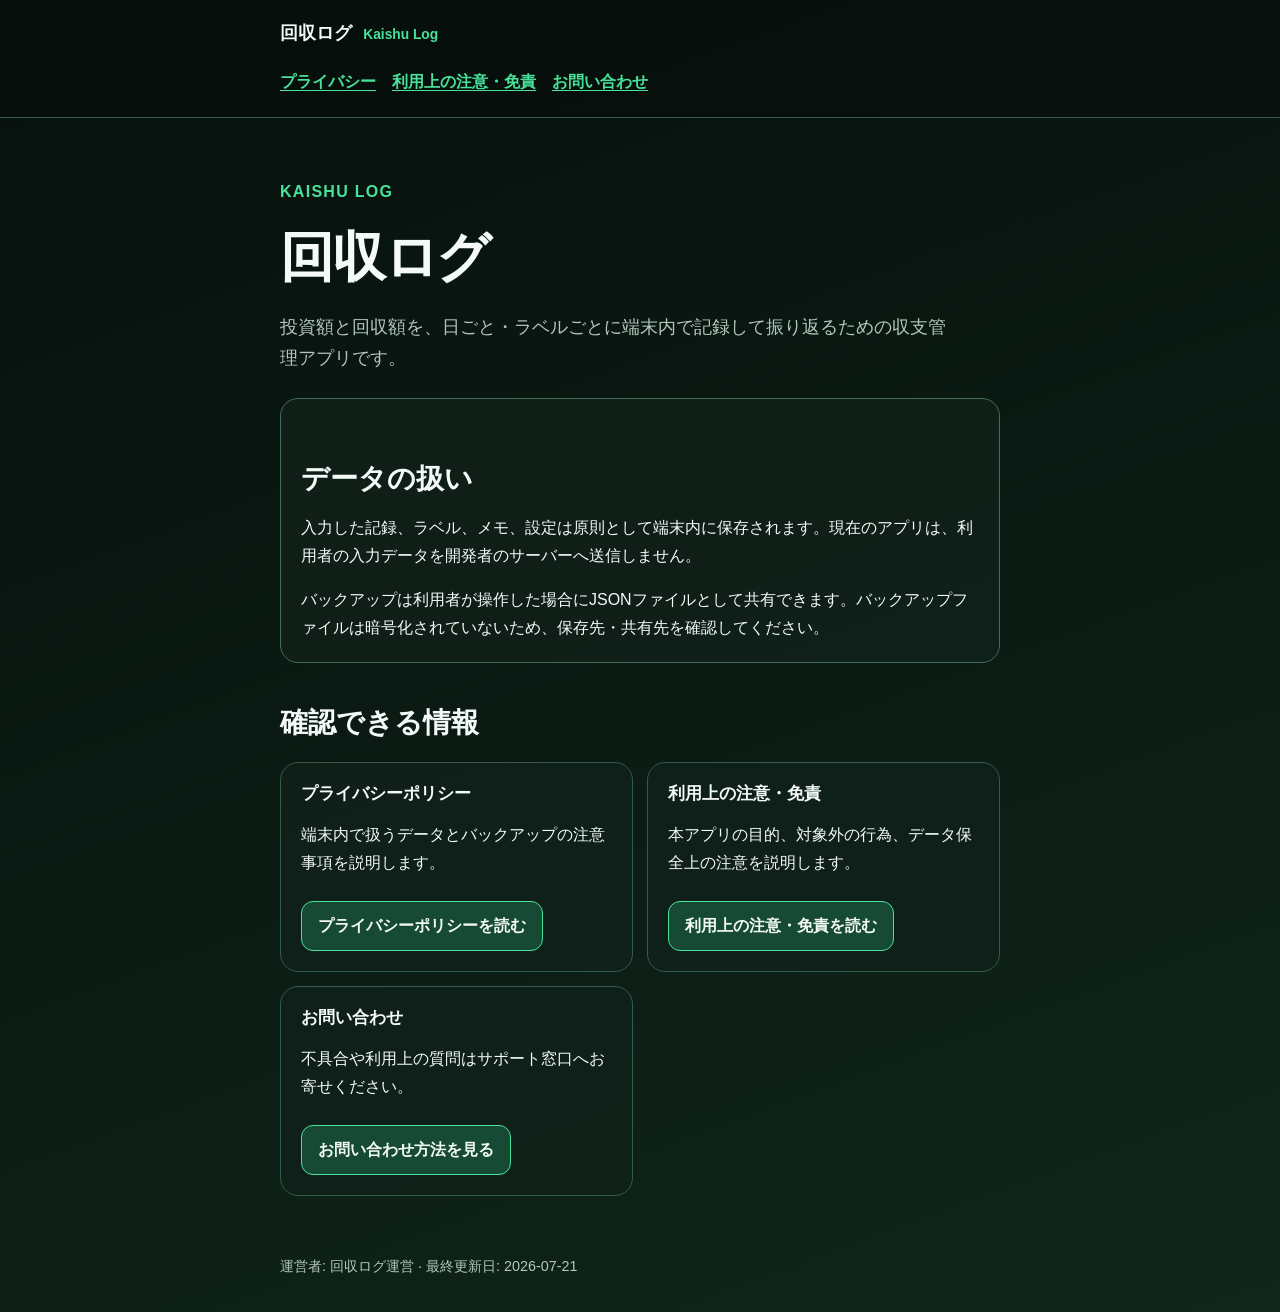
<file: index.html>
<!doctype html>
<html lang="ja">
  <head>
    <meta charset="utf-8" />
    <meta name="viewport" content="width=device-width, initial-scale=1" />
    <meta
      name="description"
      content="回収ログは、投資額と回収額を端末内で記録・集計する収支管理アプリです。"
    />
    <link rel="canonical" href="https://yu01blc.github.io/kaishu-log-site/" />
    <link rel="icon" href="assets/favicon.svg" type="image/svg+xml" />
    <link rel="stylesheet" href="assets/styles.css" />
    <title>回収ログ | Kaishu Log</title>
  </head>
  <body>
    <a class="skip-link" href="#main">本文へ移動</a>
    <header>
      <div class="header-inner">
        <a class="brand" href="https://yu01blc.github.io/kaishu-log-site/"
          >回収ログ <span>Kaishu Log</span></a
        >
        <nav aria-label="主要メニュー">
          <ul>
            <li>
              <a href="https://yu01blc.github.io/kaishu-log-site/privacy/"
                >プライバシー</a
              >
            </li>
            <li>
              <a href="https://yu01blc.github.io/kaishu-log-site/terms/"
                >利用上の注意・免責</a
              >
            </li>
            <li>
              <a href="https://yu01blc.github.io/kaishu-log-site/support/"
                >お問い合わせ</a
              >
            </li>
          </ul>
        </nav>
      </div>
    </header>
    <main id="main">
      <p class="eyebrow">Kaishu Log</p>
      <h1>回収ログ</h1>
      <p class="lead">
        投資額と回収額を、日ごと・ラベルごとに端末内で記録して振り返るための収支管理アプリです。
      </p>
      <section class="notice" aria-labelledby="data-notice">
        <h2 id="data-notice">データの扱い</h2>
        <p>
          入力した記録、ラベル、メモ、設定は原則として端末内に保存されます。現在のアプリは、利用者の入力データを開発者のサーバーへ送信しません。
        </p>
        <p>
          バックアップは利用者が操作した場合にJSONファイルとして共有できます。バックアップファイルは暗号化されていないため、保存先・共有先を確認してください。
        </p>
      </section>
      <section aria-labelledby="links">
        <h2 id="links">確認できる情報</h2>
        <div class="card-grid">
          <article class="card">
            <h3>プライバシーポリシー</h3>
            <p>端末内で扱うデータとバックアップの注意事項を説明します。</p>
            <a
              class="button-link"
              href="https://yu01blc.github.io/kaishu-log-site/privacy/"
              >プライバシーポリシーを読む</a
            >
          </article>
          <article class="card">
            <h3>利用上の注意・免責</h3>
            <p>
              本アプリの目的、対象外の行為、データ保全上の注意を説明します。
            </p>
            <a
              class="button-link"
              href="https://yu01blc.github.io/kaishu-log-site/terms/"
              >利用上の注意・免責を読む</a
            >
          </article>
          <article class="card">
            <h3>お問い合わせ</h3>
            <p>不具合や利用上の質問はサポート窓口へお寄せください。</p>
            <a
              class="button-link"
              href="https://yu01blc.github.io/kaishu-log-site/support/"
              >お問い合わせ方法を見る</a
            >
          </article>
        </div>
      </section>
    </main>
    <footer><p>運営者: 回収ログ運営 · 最終更新日: 2026-07-21</p></footer>
  </body>
</html>
</file>
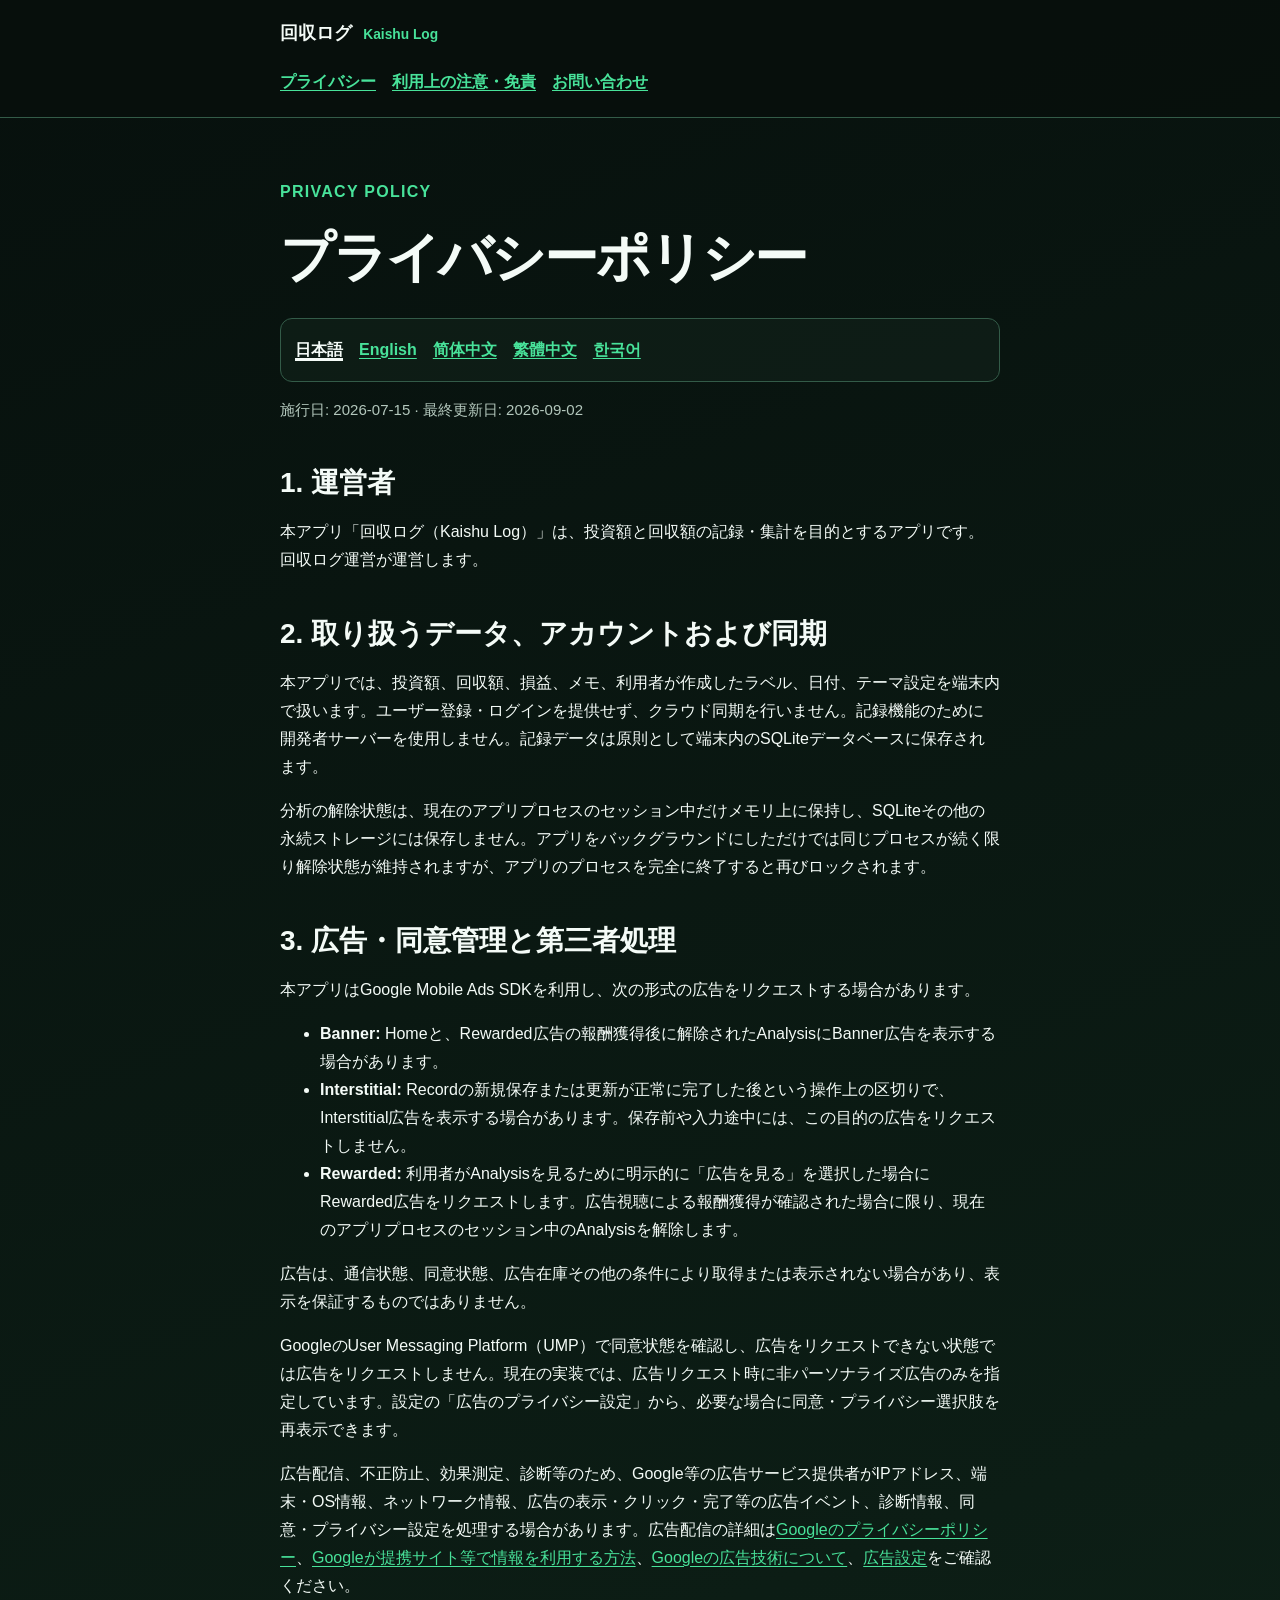
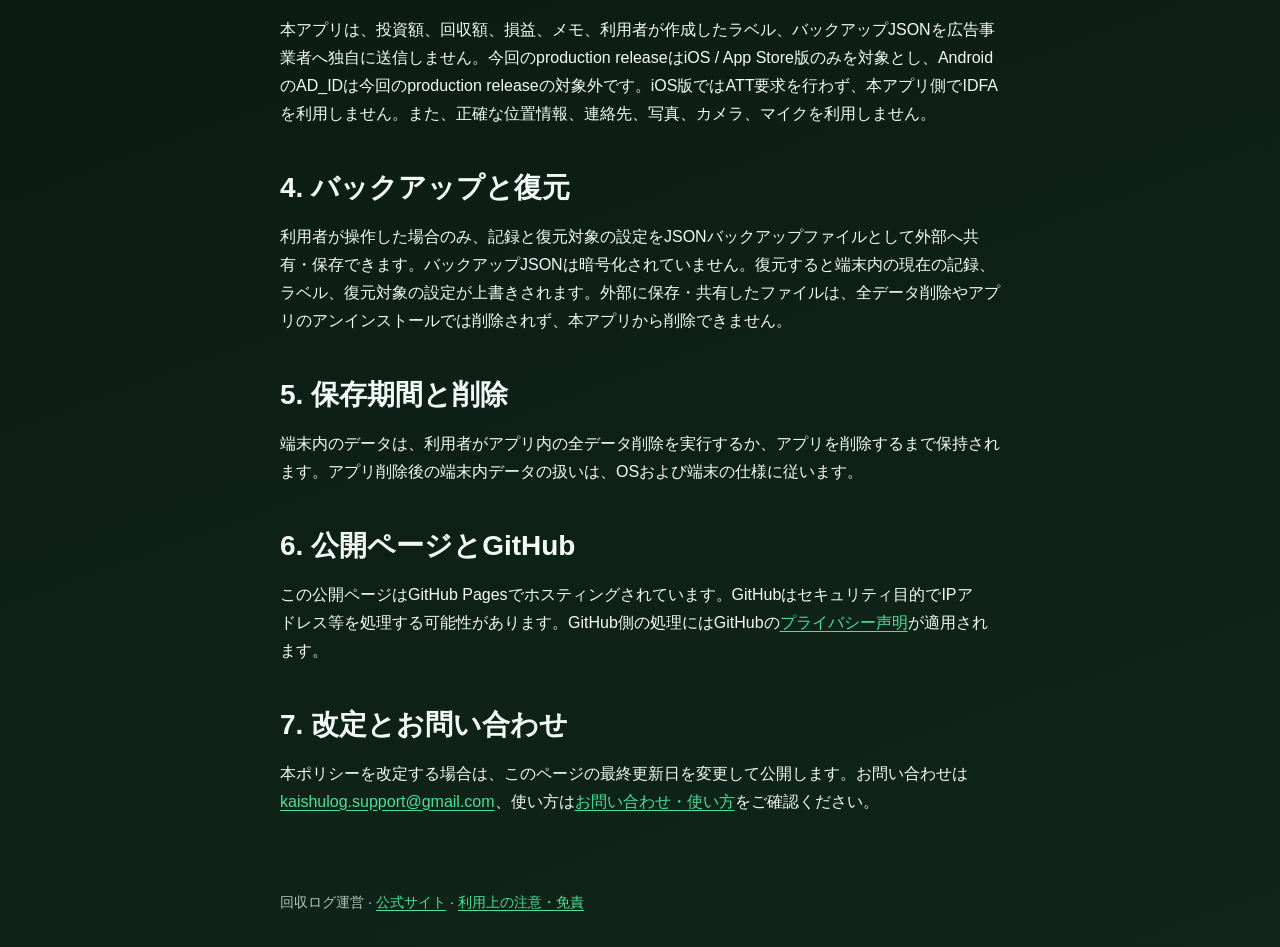
<file: privacy/index.html>
<!doctype html>
<html lang="ja">
  <head>
    <meta charset="utf-8" />
    <meta name="viewport" content="width=device-width, initial-scale=1" />
    <meta name="description" content="回収ログのプライバシーポリシーです。" />
    <link rel="canonical" href="https://yu01blc.github.io/kaishu-log-site/privacy/" />
    <link rel="alternate" hreflang="ja" href="https://yu01blc.github.io/kaishu-log-site/privacy/" />
    <link rel="alternate" hreflang="en" href="https://yu01blc.github.io/kaishu-log-site/privacy/en/" />
    <link rel="alternate" hreflang="zh-Hans" href="https://yu01blc.github.io/kaishu-log-site/privacy/zh-hans/" />
    <link rel="alternate" hreflang="zh-Hant" href="https://yu01blc.github.io/kaishu-log-site/privacy/zh-hant/" />
    <link rel="alternate" hreflang="ko" href="https://yu01blc.github.io/kaishu-log-site/privacy/ko/" />
    <link rel="alternate" hreflang="x-default" href="https://yu01blc.github.io/kaishu-log-site/privacy/" />
    <link rel="icon" href="../assets/favicon.svg" type="image/svg+xml" />
    <link rel="stylesheet" href="../assets/styles.css" />
    <title>プライバシーポリシー | 回収ログ</title>
  </head>
  <body>
    <a class="skip-link" href="#main">本文へ移動</a>
    <header>
      <div class="header-inner">
        <a class="brand" href="https://yu01blc.github.io/kaishu-log-site/">回収ログ <span>Kaishu Log</span></a>
        <nav aria-label="主要メニュー">
          <ul>
            <li><a href="https://yu01blc.github.io/kaishu-log-site/privacy/">プライバシー</a></li>
            <li><a href="https://yu01blc.github.io/kaishu-log-site/terms/">利用上の注意・免責</a></li>
            <li><a href="https://yu01blc.github.io/kaishu-log-site/support/">お問い合わせ</a></li>
          </ul>
        </nav>
      </div>
    </header>
    <main id="main">
      <p class="eyebrow">Privacy Policy</p>
      <h1>プライバシーポリシー</h1>
      <nav class="language-switcher" aria-label="プライバシーポリシーの言語">
        <ul>
          <li><a href="https://yu01blc.github.io/kaishu-log-site/privacy/" lang="ja" aria-current="page">日本語</a></li>
          <li><a href="https://yu01blc.github.io/kaishu-log-site/privacy/en/" lang="en">English</a></li>
          <li><a href="https://yu01blc.github.io/kaishu-log-site/privacy/zh-hans/" lang="zh-Hans">简体中文</a></li>
          <li><a href="https://yu01blc.github.io/kaishu-log-site/privacy/zh-hant/" lang="zh-Hant">繁體中文</a></li>
          <li><a href="https://yu01blc.github.io/kaishu-log-site/privacy/ko/" lang="ko">한국어</a></li>
        </ul>
      </nav>
      <p class="meta">施行日: 2026-07-15 · 最終更新日: 2026-09-02</p>

      <section>
        <h2>1. 運営者</h2>
        <p>本アプリ「回収ログ（Kaishu Log）」は、投資額と回収額の記録・集計を目的とするアプリです。回収ログ運営が運営します。</p>
      </section>
      <section>
        <h2>2. 取り扱うデータ、アカウントおよび同期</h2>
        <p>本アプリでは、投資額、回収額、損益、メモ、利用者が作成したラベル、日付、テーマ設定を端末内で扱います。ユーザー登録・ログインを提供せず、クラウド同期を行いません。記録機能のために開発者サーバーを使用しません。記録データは原則として端末内のSQLiteデータベースに保存されます。</p>
        <p>分析の解除状態は、現在のアプリプロセスのセッション中だけメモリ上に保持し、SQLiteその他の永続ストレージには保存しません。アプリをバックグラウンドにしただけでは同じプロセスが続く限り解除状態が維持されますが、アプリのプロセスを完全に終了すると再びロックされます。</p>
      </section>
      <section>
        <h2>3. 広告・同意管理と第三者処理</h2>
        <p>本アプリはGoogle Mobile Ads SDKを利用し、次の形式の広告をリクエストする場合があります。</p>
        <ul>
          <li><strong>Banner:</strong> Homeと、Rewarded広告の報酬獲得後に解除されたAnalysisにBanner広告を表示する場合があります。</li>
          <li><strong>Interstitial:</strong> Recordの新規保存または更新が正常に完了した後という操作上の区切りで、Interstitial広告を表示する場合があります。保存前や入力途中には、この目的の広告をリクエストしません。</li>
          <li><strong>Rewarded:</strong> 利用者がAnalysisを見るために明示的に「広告を見る」を選択した場合にRewarded広告をリクエストします。広告視聴による報酬獲得が確認された場合に限り、現在のアプリプロセスのセッション中のAnalysisを解除します。</li>
        </ul>
        <p>広告は、通信状態、同意状態、広告在庫その他の条件により取得または表示されない場合があり、表示を保証するものではありません。</p>
        <p>GoogleのUser Messaging Platform（UMP）で同意状態を確認し、広告をリクエストできない状態では広告をリクエストしません。現在の実装では、広告リクエスト時に非パーソナライズ広告のみを指定しています。設定の「広告のプライバシー設定」から、必要な場合に同意・プライバシー選択肢を再表示できます。</p>
        <p>広告配信、不正防止、効果測定、診断等のため、Google等の広告サービス提供者がIPアドレス、端末・OS情報、ネットワーク情報、広告の表示・クリック・完了等の広告イベント、診断情報、同意・プライバシー設定を処理する場合があります。広告配信の詳細は<a href="https://policies.google.com/privacy">Googleのプライバシーポリシー</a>、<a href="https://policies.google.com/technologies/partner-sites">Googleが提携サイト等で情報を利用する方法</a>、<a href="https://policies.google.com/technologies/ads">Googleの広告技術について</a>、<a href="https://adssettings.google.com/">広告設定</a>をご確認ください。</p>
        <p>本アプリは、投資額、回収額、損益、メモ、利用者が作成したラベル、バックアップJSONを広告事業者へ独自に送信しません。今回のproduction releaseはiOS / App Store版のみを対象とし、AndroidのAD_IDは今回のproduction releaseの対象外です。iOS版ではATT要求を行わず、本アプリ側でIDFAを利用しません。また、正確な位置情報、連絡先、写真、カメラ、マイクを利用しません。</p>
      </section>
      <section>
        <h2>4. バックアップと復元</h2>
        <p>利用者が操作した場合のみ、記録と復元対象の設定をJSONバックアップファイルとして外部へ共有・保存できます。バックアップJSONは暗号化されていません。復元すると端末内の現在の記録、ラベル、復元対象の設定が上書きされます。外部に保存・共有したファイルは、全データ削除やアプリのアンインストールでは削除されず、本アプリから削除できません。</p>
      </section>
      <section>
        <h2>5. 保存期間と削除</h2>
        <p>端末内のデータは、利用者がアプリ内の全データ削除を実行するか、アプリを削除するまで保持されます。アプリ削除後の端末内データの扱いは、OSおよび端末の仕様に従います。</p>
      </section>
      <section>
        <h2>6. 公開ページとGitHub</h2>
        <p>この公開ページはGitHub Pagesでホスティングされています。GitHubはセキュリティ目的でIPアドレス等を処理する可能性があります。GitHub側の処理にはGitHubの<a href="https://docs.github.com/site-policy/privacy-policies/github-general-privacy-statement">プライバシー声明</a>が適用されます。</p>
      </section>
      <section>
        <h2>7. 改定とお問い合わせ</h2>
        <p>本ポリシーを改定する場合は、このページの最終更新日を変更して公開します。お問い合わせは<a href="mailto:kaishulog.support@gmail.com?subject=%E5%9B%9E%E5%8F%8E%E3%83%AD%E3%82%B0%E3%81%AB%E3%81%A4%E3%81%84%E3%81%A6%E3%81%AE%E3%81%8A%E5%95%8F%E3%81%84%E5%90%88%E3%82%8F%E3%81%9B&amp;body=%E7%AB%AF%E6%9C%AB%E5%90%8D%EF%BC%9A%0AOS%E3%83%90%E3%83%BC%E3%82%B8%E3%83%A7%E3%83%B3%EF%BC%9A%0A%E3%82%A2%E3%83%97%E3%83%AA%E3%83%90%E3%83%BC%E3%82%B8%E3%83%A7%E3%83%B3%EF%BC%9A%0A%E5%95%8F%E9%A1%8C%E3%81%8C%E7%99%BA%E7%94%9F%E3%81%97%E3%81%9F%E7%94%BB%E9%9D%A2%EF%BC%9A%0A%E5%86%8D%E7%8F%BE%E6%89%8B%E9%A0%86%EF%BC%9A%0A%E8%A1%A8%E7%A4%BA%E3%81%95%E3%82%8C%E3%81%9F%E3%82%A8%E3%83%A9%E3%83%BC%EF%BC%9A%0A%E3%81%8A%E5%95%8F%E3%81%84%E5%90%88%E3%82%8F%E3%81%9B%E5%86%85%E5%AE%B9%EF%BC%9A">kaishulog.support@gmail.com</a>、使い方は<a href="https://yu01blc.github.io/kaishu-log-site/support/">お問い合わせ・使い方</a>をご確認ください。</p>
      </section>
    </main>
    <footer>
      <p>回収ログ運営 · <a href="https://yu01blc.github.io/kaishu-log-site/">公式サイト</a> · <a href="https://yu01blc.github.io/kaishu-log-site/terms/">利用上の注意・免責</a></p>
    </footer>
  </body>
</html>
</file>
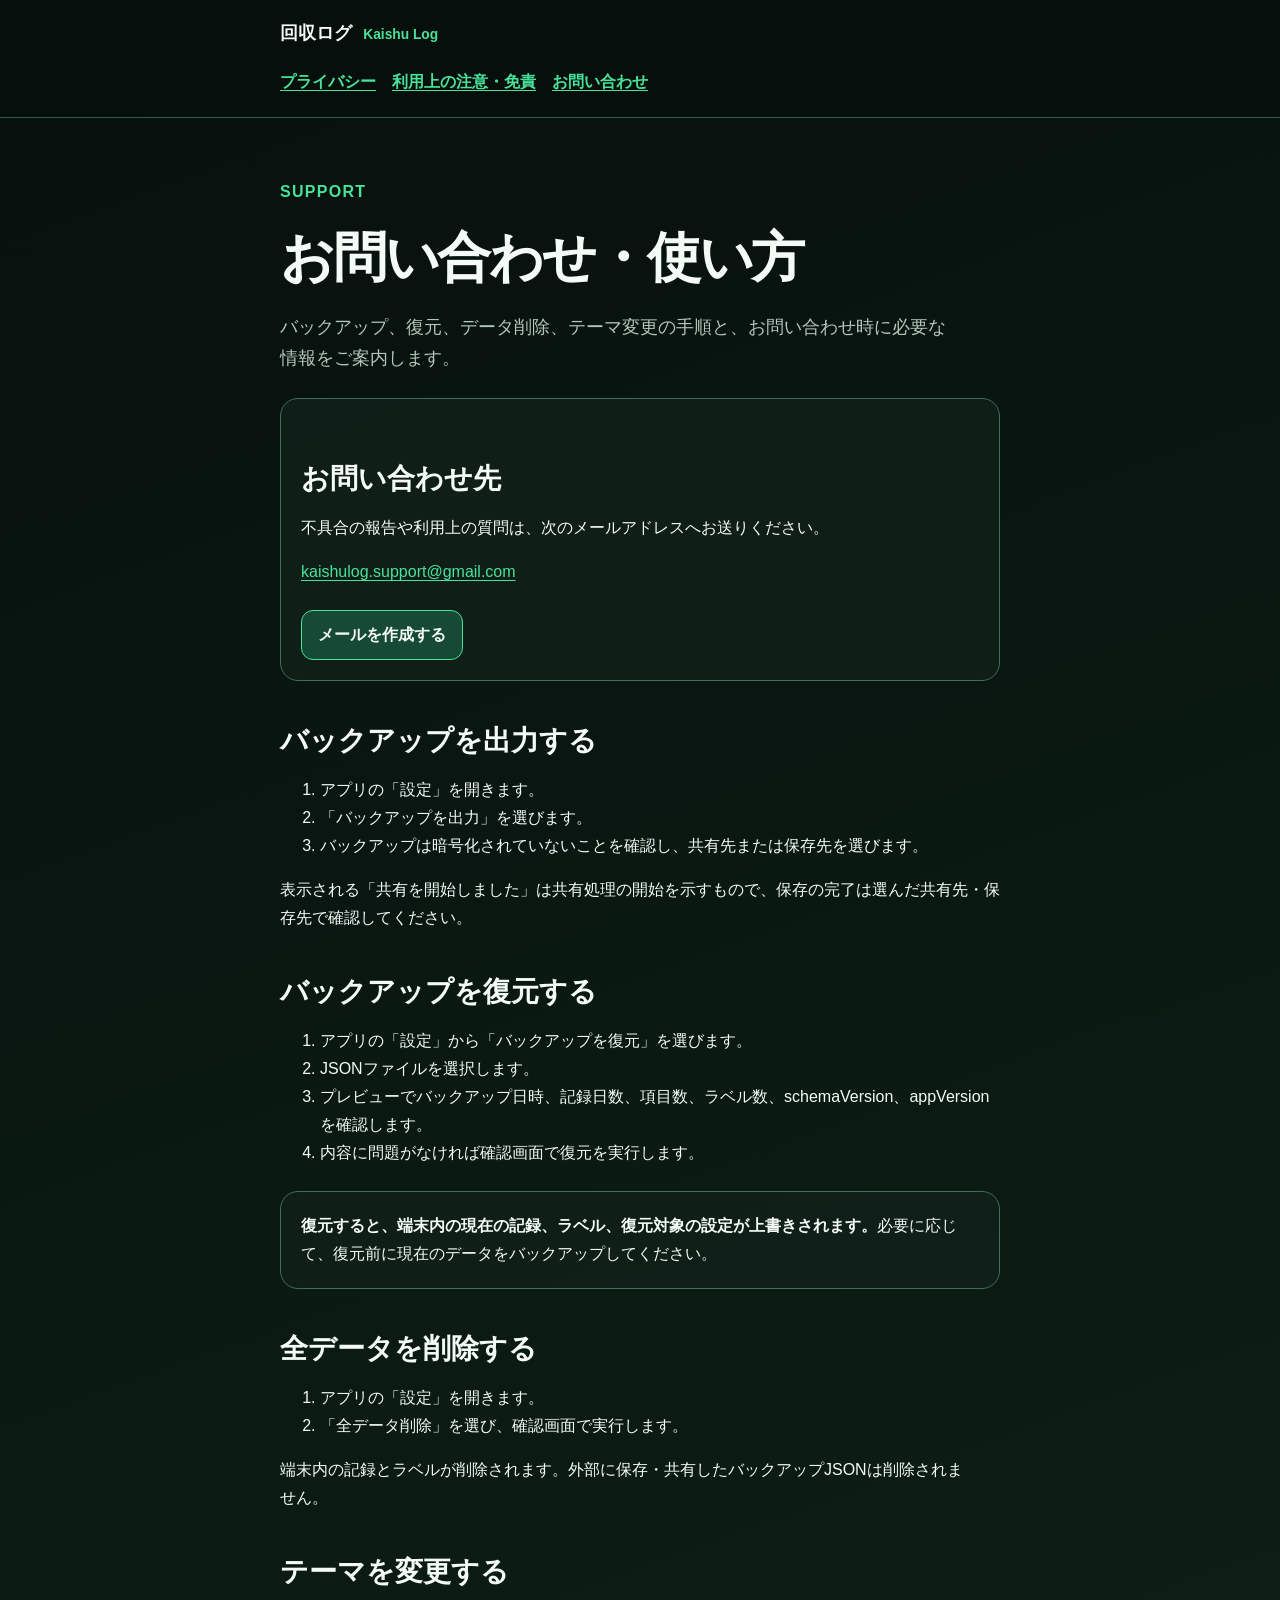
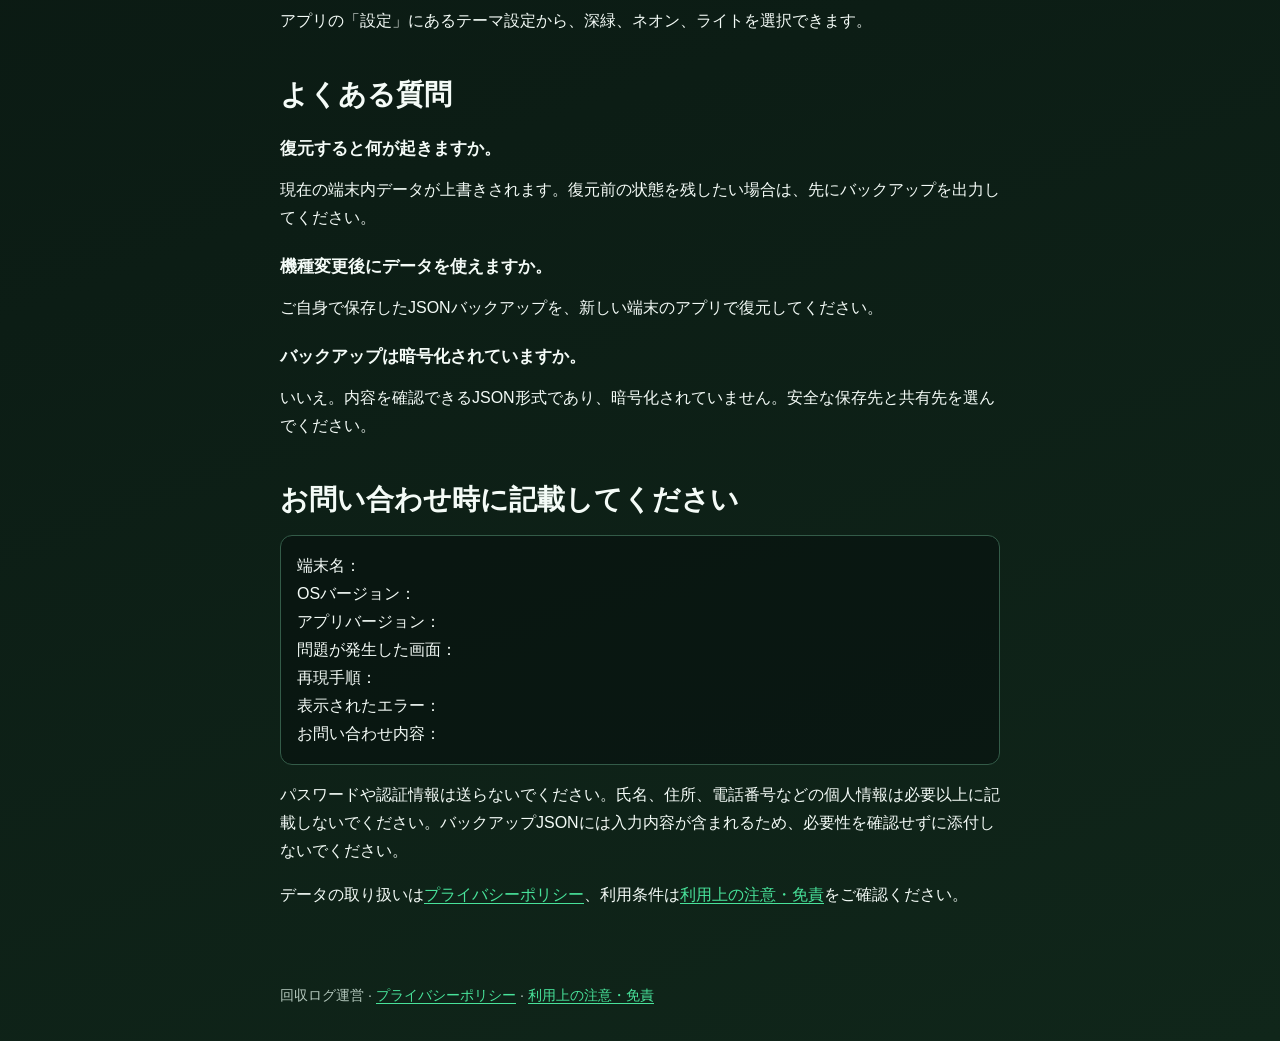
<file: support/index.html>
<!doctype html>
<html lang="ja">
  <head>
    <meta charset="utf-8" />
    <meta name="viewport" content="width=device-width, initial-scale=1" />
    <meta
      name="description"
      content="回収ログのバックアップ、復元、削除、テーマ変更、お問い合わせ方法です。"
    />
    <link
      rel="canonical"
      href="https://yu01blc.github.io/kaishu-log-site/support/"
    />
    <link rel="icon" href="../assets/favicon.svg" type="image/svg+xml" />
    <link rel="stylesheet" href="../assets/styles.css" />
    <title>お問い合わせ | 回収ログ</title>
  </head>
  <body>
    <a class="skip-link" href="#main">本文へ移動</a>
    <header>
      <div class="header-inner">
        <a class="brand" href="https://yu01blc.github.io/kaishu-log-site/"
          >回収ログ <span>Kaishu Log</span></a
        >
        <nav aria-label="主要メニュー">
          <ul>
            <li>
              <a href="https://yu01blc.github.io/kaishu-log-site/privacy/"
                >プライバシー</a
              >
            </li>
            <li>
              <a href="https://yu01blc.github.io/kaishu-log-site/terms/"
                >利用上の注意・免責</a
              >
            </li>
            <li>
              <a href="https://yu01blc.github.io/kaishu-log-site/support/"
                >お問い合わせ</a
              >
            </li>
          </ul>
        </nav>
      </div>
    </header>
    <main id="main">
      <p class="eyebrow">Support</p>
      <h1>お問い合わせ・使い方</h1>
      <p class="lead">
        バックアップ、復元、データ削除、テーマ変更の手順と、お問い合わせ時に必要な情報をご案内します。
      </p>

      <section class="notice">
        <h2>お問い合わせ先</h2>
        <p>
          不具合の報告や利用上の質問は、次のメールアドレスへお送りください。
        </p>
        <p>
          <a
            href="mailto:kaishulog.support@gmail.com?subject=%E5%9B%9E%E5%8F%8E%E3%83%AD%E3%82%B0%E3%81%AB%E3%81%A4%E3%81%84%E3%81%A6%E3%81%AE%E3%81%8A%E5%95%8F%E3%81%84%E5%90%88%E3%82%8F%E3%81%9B&amp;body=%E7%AB%AF%E6%9C%AB%E5%90%8D%EF%BC%9A%0AOS%E3%83%90%E3%83%BC%E3%82%B8%E3%83%A7%E3%83%B3%EF%BC%9A%0A%E3%82%A2%E3%83%97%E3%83%AA%E3%83%90%E3%83%BC%E3%82%B8%E3%83%A7%E3%83%B3%EF%BC%9A%0A%E5%95%8F%E9%A1%8C%E3%81%8C%E7%99%BA%E7%94%9F%E3%81%97%E3%81%9F%E7%94%BB%E9%9D%A2%EF%BC%9A%0A%E5%86%8D%E7%8F%BE%E6%89%8B%E9%A0%86%EF%BC%9A%0A%E8%A1%A8%E7%A4%BA%E3%81%95%E3%82%8C%E3%81%9F%E3%82%A8%E3%83%A9%E3%83%BC%EF%BC%9A%0A%E3%81%8A%E5%95%8F%E3%81%84%E5%90%88%E3%82%8F%E3%81%9B%E5%86%85%E5%AE%B9%EF%BC%9A"
            >kaishulog.support@gmail.com</a
          >
        </p>
        <a
          class="button-link"
          href="mailto:kaishulog.support@gmail.com?subject=%E5%9B%9E%E5%8F%8E%E3%83%AD%E3%82%B0%E3%81%AB%E3%81%A4%E3%81%84%E3%81%A6%E3%81%AE%E3%81%8A%E5%95%8F%E3%81%84%E5%90%88%E3%82%8F%E3%81%9B&amp;body=%E7%AB%AF%E6%9C%AB%E5%90%8D%EF%BC%9A%0AOS%E3%83%90%E3%83%BC%E3%82%B8%E3%83%A7%E3%83%B3%EF%BC%9A%0A%E3%82%A2%E3%83%97%E3%83%AA%E3%83%90%E3%83%BC%E3%82%B8%E3%83%A7%E3%83%B3%EF%BC%9A%0A%E5%95%8F%E9%A1%8C%E3%81%8C%E7%99%BA%E7%94%9F%E3%81%97%E3%81%9F%E7%94%BB%E9%9D%A2%EF%BC%9A%0A%E5%86%8D%E7%8F%BE%E6%89%8B%E9%A0%86%EF%BC%9A%0A%E8%A1%A8%E7%A4%BA%E3%81%95%E3%82%8C%E3%81%9F%E3%82%A8%E3%83%A9%E3%83%BC%EF%BC%9A%0A%E3%81%8A%E5%95%8F%E3%81%84%E5%90%88%E3%82%8F%E3%81%9B%E5%86%85%E5%AE%B9%EF%BC%9A"
          >メールを作成する</a
        >
      </section>

      <section>
        <h2>バックアップを出力する</h2>
        <ol>
          <li>アプリの「設定」を開きます。</li>
          <li>「バックアップを出力」を選びます。</li>
          <li>
            バックアップは暗号化されていないことを確認し、共有先または保存先を選びます。
          </li>
        </ol>
        <p>
          表示される「共有を開始しました」は共有処理の開始を示すもので、保存の完了は選んだ共有先・保存先で確認してください。
        </p>
      </section>

      <section>
        <h2>バックアップを復元する</h2>
        <ol>
          <li>アプリの「設定」から「バックアップを復元」を選びます。</li>
          <li>JSONファイルを選択します。</li>
          <li>
            プレビューでバックアップ日時、記録日数、項目数、ラベル数、schemaVersion、appVersionを確認します。
          </li>
          <li>内容に問題がなければ確認画面で復元を実行します。</li>
        </ol>
        <p class="notice">
          <strong
            >復元すると、端末内の現在の記録、ラベル、復元対象の設定が上書きされます。</strong
          >必要に応じて、復元前に現在のデータをバックアップしてください。
        </p>
      </section>

      <section>
        <h2>全データを削除する</h2>
        <ol>
          <li>アプリの「設定」を開きます。</li>
          <li>「全データ削除」を選び、確認画面で実行します。</li>
        </ol>
        <p>
          端末内の記録とラベルが削除されます。外部に保存・共有したバックアップJSONは削除されません。
        </p>
      </section>

      <section>
        <h2>テーマを変更する</h2>
        <p>
          アプリの「設定」にあるテーマ設定から、深緑、ネオン、ライトを選択できます。
        </p>
      </section>

      <section>
        <h2>よくある質問</h2>
        <h3>復元すると何が起きますか。</h3>
        <p>
          現在の端末内データが上書きされます。復元前の状態を残したい場合は、先にバックアップを出力してください。
        </p>
        <h3>機種変更後にデータを使えますか。</h3>
        <p>
          ご自身で保存したJSONバックアップを、新しい端末のアプリで復元してください。
        </p>
        <h3>バックアップは暗号化されていますか。</h3>
        <p>
          いいえ。内容を確認できるJSON形式であり、暗号化されていません。安全な保存先と共有先を選んでください。
        </p>
      </section>

      <section>
        <h2>お問い合わせ時に記載してください</h2>
        <pre class="contact-template">
端末名：
OSバージョン：
アプリバージョン：
問題が発生した画面：
再現手順：
表示されたエラー：
お問い合わせ内容：</pre>
        <p>
          パスワードや認証情報は送らないでください。氏名、住所、電話番号などの個人情報は必要以上に記載しないでください。バックアップJSONには入力内容が含まれるため、必要性を確認せずに添付しないでください。
        </p>
        <p>
          データの取り扱いは<a
            href="https://yu01blc.github.io/kaishu-log-site/privacy/"
            >プライバシーポリシー</a
          >、利用条件は<a
            href="https://yu01blc.github.io/kaishu-log-site/terms/"
            >利用上の注意・免責</a
          >をご確認ください。
        </p>
      </section>
    </main>
    <footer>
      <p>
        回収ログ運営 ·
        <a href="https://yu01blc.github.io/kaishu-log-site/privacy/"
          >プライバシーポリシー</a
        >
        ·
        <a href="https://yu01blc.github.io/kaishu-log-site/terms/"
          >利用上の注意・免責</a
        >
      </p>
    </footer>
  </body>
</html>
</file>
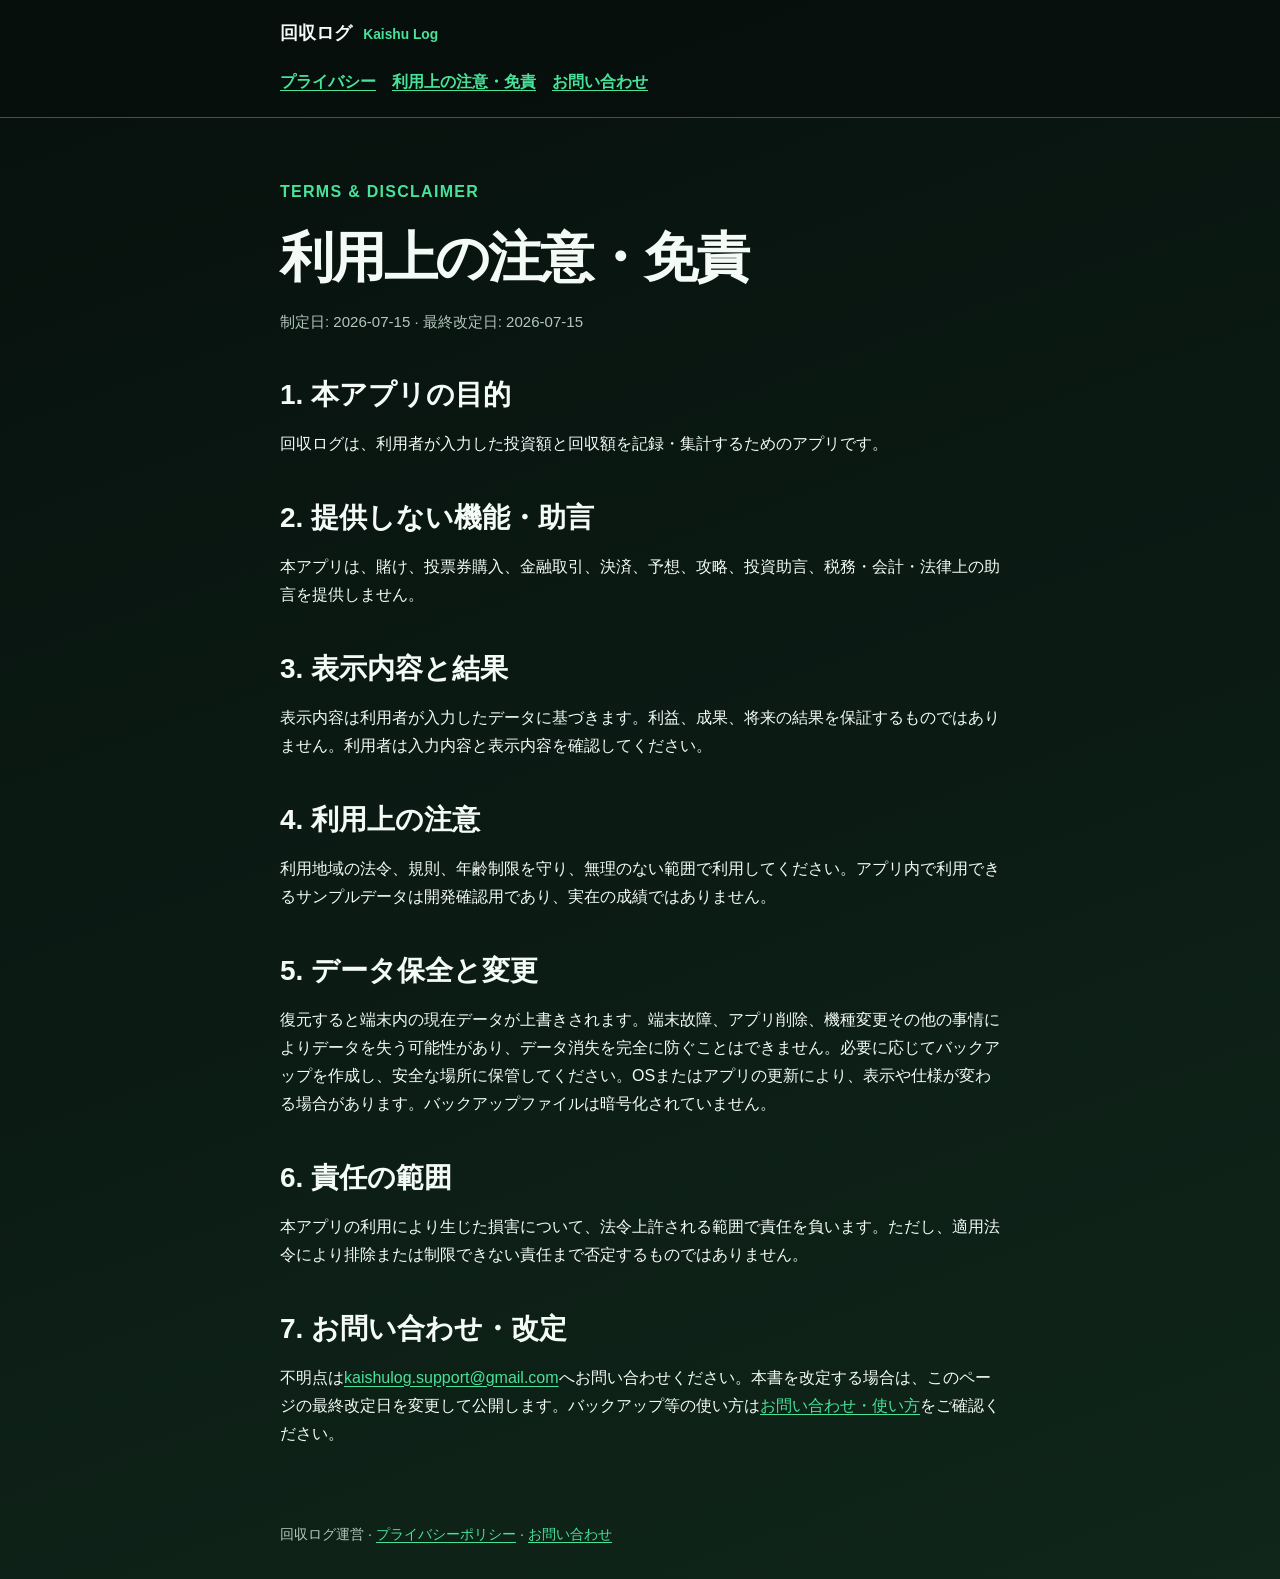
<file: terms/index.html>
<!doctype html>
<html lang="ja">
  <head>
    <meta charset="utf-8" />
    <meta name="viewport" content="width=device-width, initial-scale=1" />
    <meta name="description" content="回収ログの利用上の注意・免責です。" />
    <link
      rel="canonical"
      href="https://yu01blc.github.io/kaishu-log-site/terms/"
    />
    <link rel="icon" href="../assets/favicon.svg" type="image/svg+xml" />
    <link rel="stylesheet" href="../assets/styles.css" />
    <title>利用上の注意・免責 | 回収ログ</title>
  </head>
  <body>
    <a class="skip-link" href="#main">本文へ移動</a>
    <header>
      <div class="header-inner">
        <a class="brand" href="https://yu01blc.github.io/kaishu-log-site/"
          >回収ログ <span>Kaishu Log</span></a
        >
        <nav aria-label="主要メニュー">
          <ul>
            <li>
              <a href="https://yu01blc.github.io/kaishu-log-site/privacy/"
                >プライバシー</a
              >
            </li>
            <li>
              <a href="https://yu01blc.github.io/kaishu-log-site/terms/"
                >利用上の注意・免責</a
              >
            </li>
            <li>
              <a href="https://yu01blc.github.io/kaishu-log-site/support/"
                >お問い合わせ</a
              >
            </li>
          </ul>
        </nav>
      </div>
    </header>
    <main id="main">
      <p class="eyebrow">Terms &amp; Disclaimer</p>
      <h1>利用上の注意・免責</h1>
      <p class="meta">制定日: 2026-07-15 · 最終改定日: 2026-07-15</p>

      <section>
        <h2>1. 本アプリの目的</h2>
        <p>
          回収ログは、利用者が入力した投資額と回収額を記録・集計するためのアプリです。
        </p>
      </section>
      <section>
        <h2>2. 提供しない機能・助言</h2>
        <p>
          本アプリは、賭け、投票券購入、金融取引、決済、予想、攻略、投資助言、税務・会計・法律上の助言を提供しません。
        </p>
      </section>
      <section>
        <h2>3. 表示内容と結果</h2>
        <p>
          表示内容は利用者が入力したデータに基づきます。利益、成果、将来の結果を保証するものではありません。利用者は入力内容と表示内容を確認してください。
        </p>
      </section>
      <section>
        <h2>4. 利用上の注意</h2>
        <p>
          利用地域の法令、規則、年齢制限を守り、無理のない範囲で利用してください。アプリ内で利用できるサンプルデータは開発確認用であり、実在の成績ではありません。
        </p>
      </section>
      <section>
        <h2>5. データ保全と変更</h2>
        <p>
          復元すると端末内の現在データが上書きされます。端末故障、アプリ削除、機種変更その他の事情によりデータを失う可能性があり、データ消失を完全に防ぐことはできません。必要に応じてバックアップを作成し、安全な場所に保管してください。OSまたはアプリの更新により、表示や仕様が変わる場合があります。バックアップファイルは暗号化されていません。
        </p>
      </section>
      <section>
        <h2>6. 責任の範囲</h2>
        <p>
          本アプリの利用により生じた損害について、法令上許される範囲で責任を負います。ただし、適用法令により排除または制限できない責任まで否定するものではありません。
        </p>
      </section>
      <section>
        <h2>7. お問い合わせ・改定</h2>
        <p>
          不明点は<a
            href="mailto:kaishulog.support@gmail.com?subject=%E5%9B%9E%E5%8F%8E%E3%83%AD%E3%82%B0%E3%81%AB%E3%81%A4%E3%81%84%E3%81%A6%E3%81%AE%E3%81%8A%E5%95%8F%E3%81%84%E5%90%88%E3%82%8F%E3%81%9B&amp;body=%E7%AB%AF%E6%9C%AB%E5%90%8D%EF%BC%9A%0AOS%E3%83%90%E3%83%BC%E3%82%B8%E3%83%A7%E3%83%B3%EF%BC%9A%0A%E3%82%A2%E3%83%97%E3%83%AA%E3%83%90%E3%83%BC%E3%82%B8%E3%83%A7%E3%83%B3%EF%BC%9A%0A%E5%95%8F%E9%A1%8C%E3%81%8C%E7%99%BA%E7%94%9F%E3%81%97%E3%81%9F%E7%94%BB%E9%9D%A2%EF%BC%9A%0A%E5%86%8D%E7%8F%BE%E6%89%8B%E9%A0%86%EF%BC%9A%0A%E8%A1%A8%E7%A4%BA%E3%81%95%E3%82%8C%E3%81%9F%E3%82%A8%E3%83%A9%E3%83%BC%EF%BC%9A%0A%E3%81%8A%E5%95%8F%E3%81%84%E5%90%88%E3%82%8F%E3%81%9B%E5%86%85%E5%AE%B9%EF%BC%9A"
            >kaishulog.support@gmail.com</a
          >へお問い合わせください。本書を改定する場合は、このページの最終改定日を変更して公開します。バックアップ等の使い方は<a
            href="https://yu01blc.github.io/kaishu-log-site/support/"
            >お問い合わせ・使い方</a
          >をご確認ください。
        </p>
      </section>
    </main>
    <footer>
      <p>
        回収ログ運営 ·
        <a href="https://yu01blc.github.io/kaishu-log-site/privacy/"
          >プライバシーポリシー</a
        >
        ·
        <a href="https://yu01blc.github.io/kaishu-log-site/support/"
          >お問い合わせ</a
        >
      </p>
    </footer>
  </body>
</html>
</file>
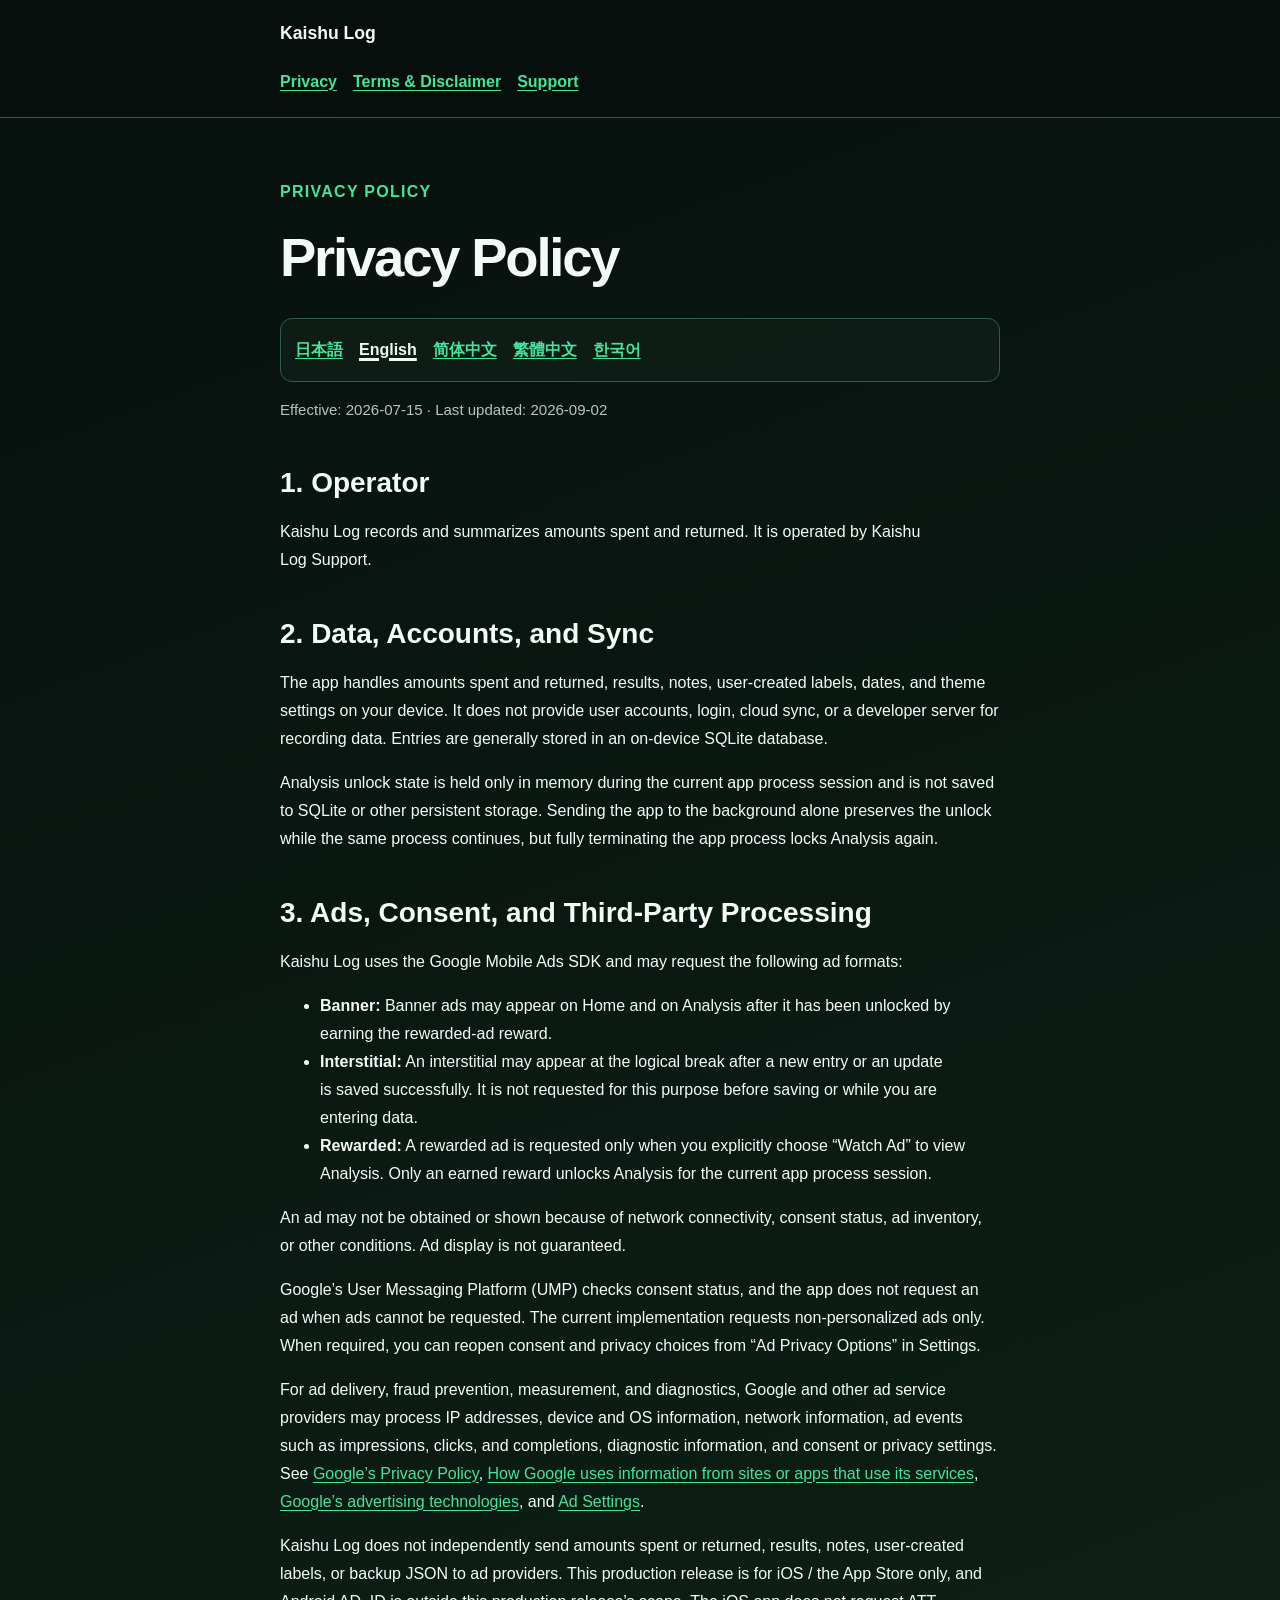
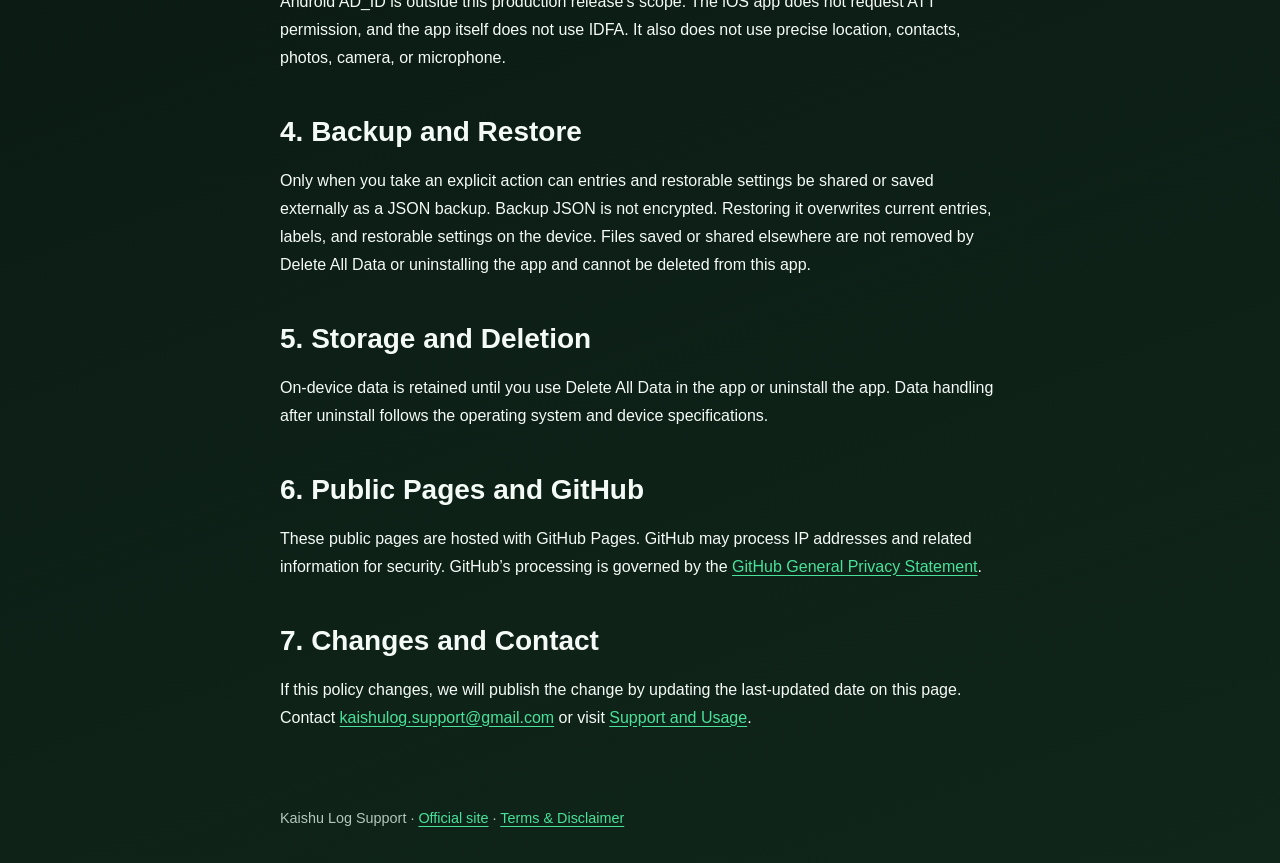
<file: privacy/en/index.html>
<!doctype html>
<html lang="en">
  <head>
    <meta charset="utf-8" />
    <meta name="viewport" content="width=device-width, initial-scale=1" />
    <meta name="description" content="Privacy Policy for Kaishu Log." />
    <link rel="canonical" href="https://yu01blc.github.io/kaishu-log-site/privacy/en/" />
    <link rel="alternate" hreflang="ja" href="https://yu01blc.github.io/kaishu-log-site/privacy/" />
    <link rel="alternate" hreflang="en" href="https://yu01blc.github.io/kaishu-log-site/privacy/en/" />
    <link rel="alternate" hreflang="zh-Hans" href="https://yu01blc.github.io/kaishu-log-site/privacy/zh-hans/" />
    <link rel="alternate" hreflang="zh-Hant" href="https://yu01blc.github.io/kaishu-log-site/privacy/zh-hant/" />
    <link rel="alternate" hreflang="ko" href="https://yu01blc.github.io/kaishu-log-site/privacy/ko/" />
    <link rel="alternate" hreflang="x-default" href="https://yu01blc.github.io/kaishu-log-site/privacy/" />
    <link rel="icon" href="../../assets/favicon.svg" type="image/svg+xml" />
    <link rel="stylesheet" href="../../assets/styles.css" />
    <title>Privacy Policy | Kaishu Log</title>
  </head>
  <body>
    <a class="skip-link" href="#main">Skip to content</a>
    <header>
      <div class="header-inner">
        <a class="brand" href="https://yu01blc.github.io/kaishu-log-site/">Kaishu Log</a>
        <nav aria-label="Main menu">
          <ul>
            <li><a href="https://yu01blc.github.io/kaishu-log-site/privacy/en/">Privacy</a></li>
            <li><a href="https://yu01blc.github.io/kaishu-log-site/terms/">Terms &amp; Disclaimer</a></li>
            <li><a href="https://yu01blc.github.io/kaishu-log-site/support/">Support</a></li>
          </ul>
        </nav>
      </div>
    </header>
    <main id="main">
      <p class="eyebrow">Privacy Policy</p>
      <h1>Privacy Policy</h1>
      <nav class="language-switcher" aria-label="Privacy Policy language">
        <ul>
          <li><a href="https://yu01blc.github.io/kaishu-log-site/privacy/" lang="ja">日本語</a></li>
          <li><a href="https://yu01blc.github.io/kaishu-log-site/privacy/en/" lang="en" aria-current="page">English</a></li>
          <li><a href="https://yu01blc.github.io/kaishu-log-site/privacy/zh-hans/" lang="zh-Hans">简体中文</a></li>
          <li><a href="https://yu01blc.github.io/kaishu-log-site/privacy/zh-hant/" lang="zh-Hant">繁體中文</a></li>
          <li><a href="https://yu01blc.github.io/kaishu-log-site/privacy/ko/" lang="ko">한국어</a></li>
        </ul>
      </nav>
      <p class="meta">Effective: 2026-07-15 · Last updated: 2026-09-02</p>

      <section>
        <h2>1. Operator</h2>
        <p>Kaishu Log records and summarizes amounts spent and returned. It is operated by Kaishu Log Support.</p>
      </section>
      <section>
        <h2>2. Data, Accounts, and Sync</h2>
        <p>The app handles amounts spent and returned, results, notes, user-created labels, dates, and theme settings on your device. It does not provide user accounts, login, cloud sync, or a developer server for recording data. Entries are generally stored in an on-device SQLite database.</p>
        <p>Analysis unlock state is held only in memory during the current app process session and is not saved to SQLite or other persistent storage. Sending the app to the background alone preserves the unlock while the same process continues, but fully terminating the app process locks Analysis again.</p>
      </section>
      <section>
        <h2>3. Ads, Consent, and Third-Party Processing</h2>
        <p>Kaishu Log uses the Google Mobile Ads SDK and may request the following ad formats:</p>
        <ul>
          <li><strong>Banner:</strong> Banner ads may appear on Home and on Analysis after it has been unlocked by earning the rewarded-ad reward.</li>
          <li><strong>Interstitial:</strong> An interstitial may appear at the logical break after a new entry or an update is saved successfully. It is not requested for this purpose before saving or while you are entering data.</li>
          <li><strong>Rewarded:</strong> A rewarded ad is requested only when you explicitly choose “Watch Ad” to view Analysis. Only an earned reward unlocks Analysis for the current app process session.</li>
        </ul>
        <p>An ad may not be obtained or shown because of network connectivity, consent status, ad inventory, or other conditions. Ad display is not guaranteed.</p>
        <p>Google’s User Messaging Platform (UMP) checks consent status, and the app does not request an ad when ads cannot be requested. The current implementation requests non-personalized ads only. When required, you can reopen consent and privacy choices from “Ad Privacy Options” in Settings.</p>
        <p>For ad delivery, fraud prevention, measurement, and diagnostics, Google and other ad service providers may process IP addresses, device and OS information, network information, ad events such as impressions, clicks, and completions, diagnostic information, and consent or privacy settings. See <a href="https://policies.google.com/privacy">Google’s Privacy Policy</a>, <a href="https://policies.google.com/technologies/partner-sites">How Google uses information from sites or apps that use its services</a>, <a href="https://policies.google.com/technologies/ads">Google’s advertising technologies</a>, and <a href="https://adssettings.google.com/">Ad Settings</a>.</p>
        <p>Kaishu Log does not independently send amounts spent or returned, results, notes, user-created labels, or backup JSON to ad providers. This production release is for iOS / the App Store only, and Android AD_ID is outside this production release’s scope. The iOS app does not request ATT permission, and the app itself does not use IDFA. It also does not use precise location, contacts, photos, camera, or microphone.</p>
      </section>
      <section>
        <h2>4. Backup and Restore</h2>
        <p>Only when you take an explicit action can entries and restorable settings be shared or saved externally as a JSON backup. Backup JSON is not encrypted. Restoring it overwrites current entries, labels, and restorable settings on the device. Files saved or shared elsewhere are not removed by Delete All Data or uninstalling the app and cannot be deleted from this app.</p>
      </section>
      <section>
        <h2>5. Storage and Deletion</h2>
        <p>On-device data is retained until you use Delete All Data in the app or uninstall the app. Data handling after uninstall follows the operating system and device specifications.</p>
      </section>
      <section>
        <h2>6. Public Pages and GitHub</h2>
        <p>These public pages are hosted with GitHub Pages. GitHub may process IP addresses and related information for security. GitHub’s processing is governed by the <a href="https://docs.github.com/site-policy/privacy-policies/github-general-privacy-statement">GitHub General Privacy Statement</a>.</p>
      </section>
      <section>
        <h2>7. Changes and Contact</h2>
        <p>If this policy changes, we will publish the change by updating the last-updated date on this page. Contact <a href="mailto:kaishulog.support@gmail.com">kaishulog.support@gmail.com</a> or visit <a href="https://yu01blc.github.io/kaishu-log-site/support/">Support and Usage</a>.</p>
      </section>
    </main>
    <footer>
      <p>Kaishu Log Support · <a href="https://yu01blc.github.io/kaishu-log-site/">Official site</a> · <a href="https://yu01blc.github.io/kaishu-log-site/terms/">Terms &amp; Disclaimer</a></p>
    </footer>
  </body>
</html>
</file>
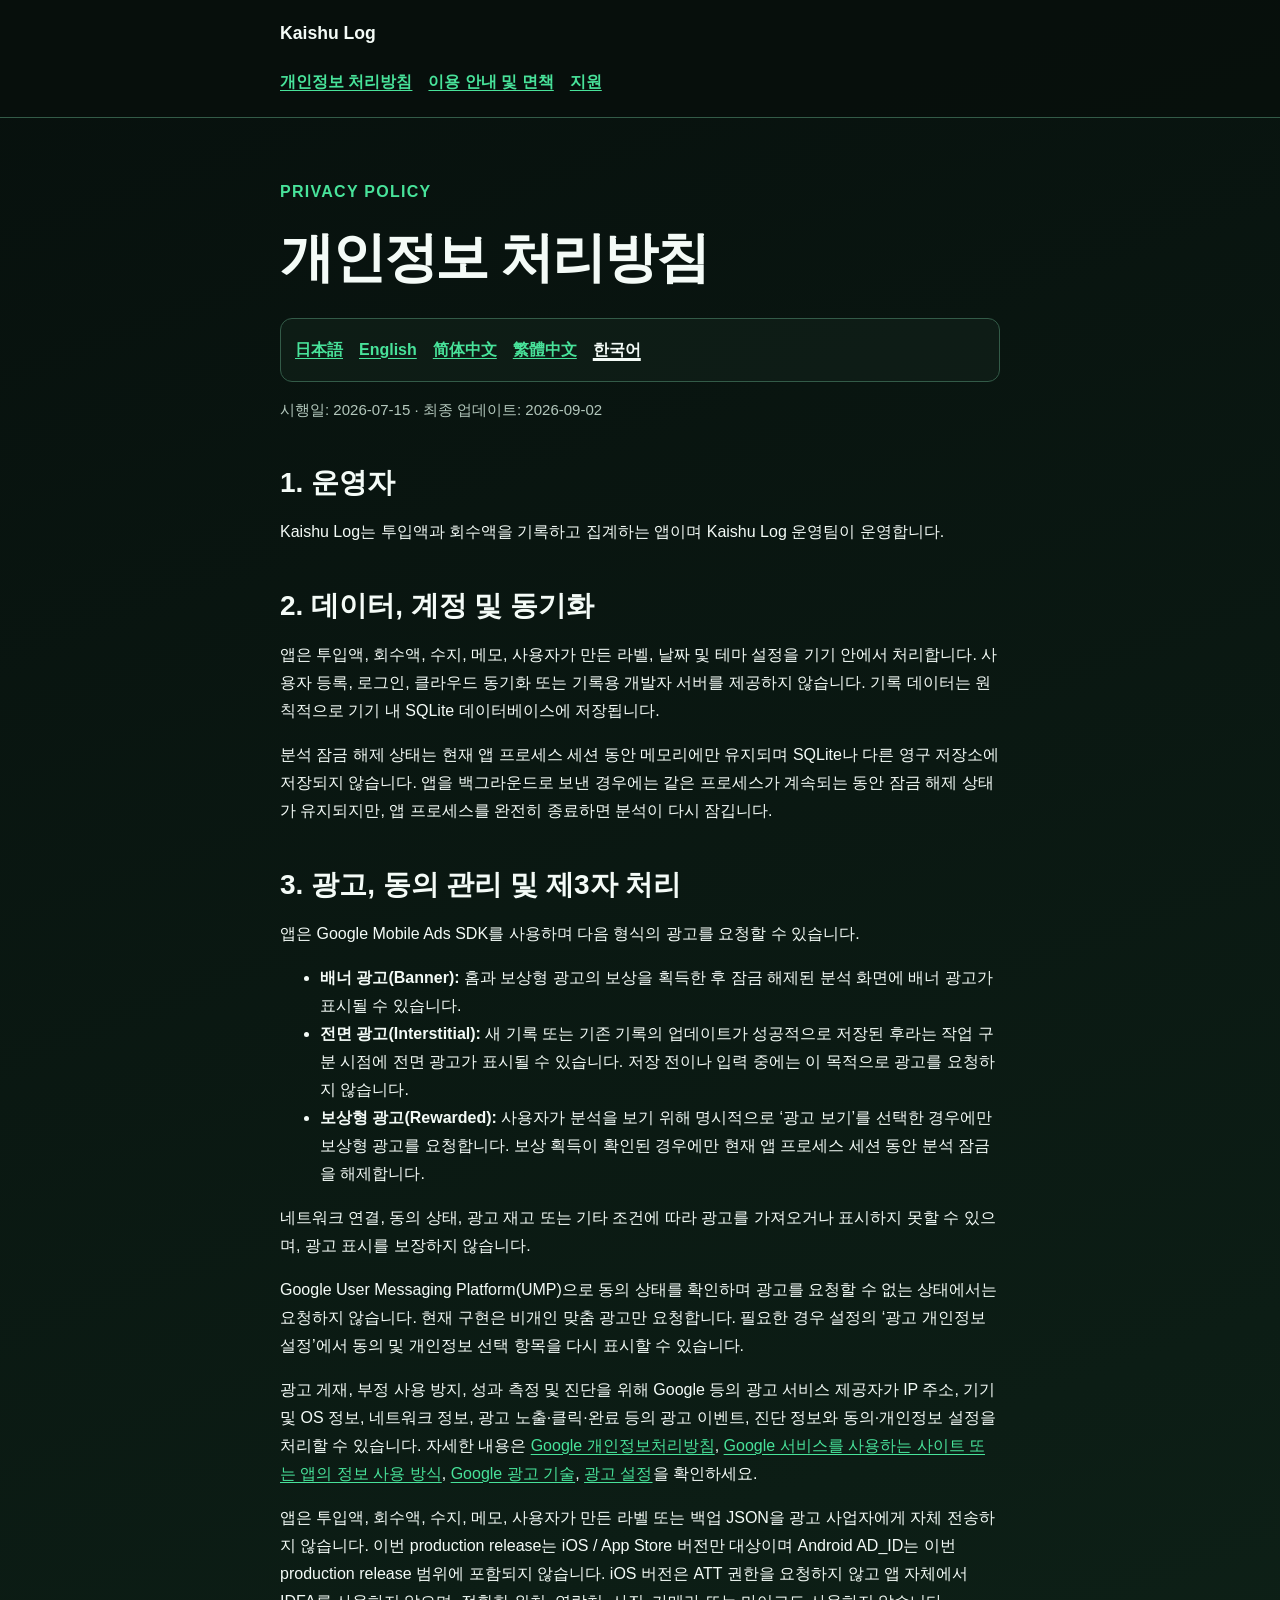
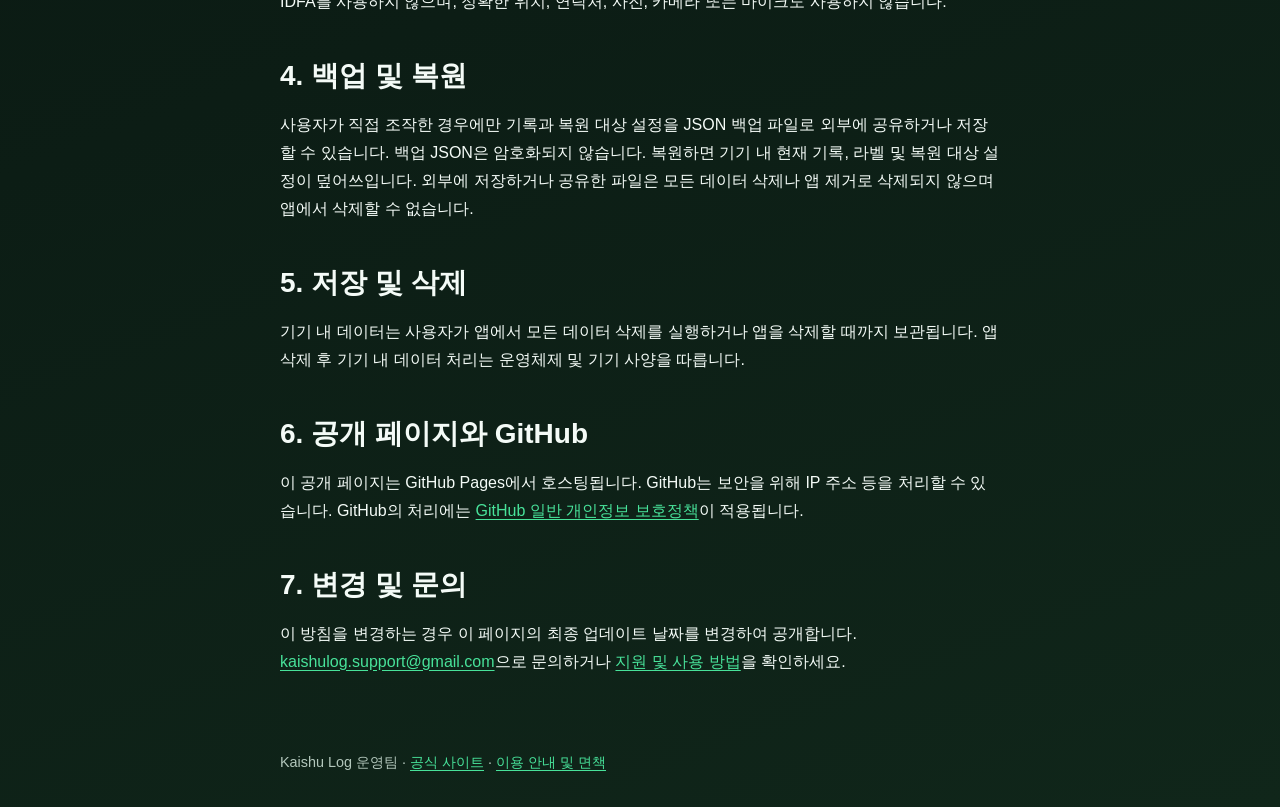
<file: privacy/ko/index.html>
<!doctype html>
<html lang="ko">
  <head>
    <meta charset="utf-8" />
    <meta name="viewport" content="width=device-width, initial-scale=1" />
    <meta name="description" content="Kaishu Log 개인정보 처리방침입니다." />
    <link rel="canonical" href="https://yu01blc.github.io/kaishu-log-site/privacy/ko/" />
    <link rel="alternate" hreflang="ja" href="https://yu01blc.github.io/kaishu-log-site/privacy/" />
    <link rel="alternate" hreflang="en" href="https://yu01blc.github.io/kaishu-log-site/privacy/en/" />
    <link rel="alternate" hreflang="zh-Hans" href="https://yu01blc.github.io/kaishu-log-site/privacy/zh-hans/" />
    <link rel="alternate" hreflang="zh-Hant" href="https://yu01blc.github.io/kaishu-log-site/privacy/zh-hant/" />
    <link rel="alternate" hreflang="ko" href="https://yu01blc.github.io/kaishu-log-site/privacy/ko/" />
    <link rel="alternate" hreflang="x-default" href="https://yu01blc.github.io/kaishu-log-site/privacy/" />
    <link rel="icon" href="../../assets/favicon.svg" type="image/svg+xml" />
    <link rel="stylesheet" href="../../assets/styles.css" />
    <title>개인정보 처리방침 | Kaishu Log</title>
  </head>
  <body>
    <a class="skip-link" href="#main">본문으로 이동</a>
    <header>
      <div class="header-inner">
        <a class="brand" href="https://yu01blc.github.io/kaishu-log-site/">Kaishu Log</a>
        <nav aria-label="주요 메뉴">
          <ul>
            <li><a href="https://yu01blc.github.io/kaishu-log-site/privacy/ko/">개인정보 처리방침</a></li>
            <li><a href="https://yu01blc.github.io/kaishu-log-site/terms/">이용 안내 및 면책</a></li>
            <li><a href="https://yu01blc.github.io/kaishu-log-site/support/">지원</a></li>
          </ul>
        </nav>
      </div>
    </header>
    <main id="main">
      <p class="eyebrow">Privacy Policy</p>
      <h1>개인정보 처리방침</h1>
      <nav class="language-switcher" aria-label="개인정보 처리방침 언어">
        <ul>
          <li><a href="https://yu01blc.github.io/kaishu-log-site/privacy/" lang="ja">日本語</a></li>
          <li><a href="https://yu01blc.github.io/kaishu-log-site/privacy/en/" lang="en">English</a></li>
          <li><a href="https://yu01blc.github.io/kaishu-log-site/privacy/zh-hans/" lang="zh-Hans">简体中文</a></li>
          <li><a href="https://yu01blc.github.io/kaishu-log-site/privacy/zh-hant/" lang="zh-Hant">繁體中文</a></li>
          <li><a href="https://yu01blc.github.io/kaishu-log-site/privacy/ko/" lang="ko" aria-current="page">한국어</a></li>
        </ul>
      </nav>
      <p class="meta">시행일: 2026-07-15 · 최종 업데이트: 2026-09-02</p>

      <section>
        <h2>1. 운영자</h2>
        <p>Kaishu Log는 투입액과 회수액을 기록하고 집계하는 앱이며 Kaishu Log 운영팀이 운영합니다.</p>
      </section>
      <section>
        <h2>2. 데이터, 계정 및 동기화</h2>
        <p>앱은 투입액, 회수액, 수지, 메모, 사용자가 만든 라벨, 날짜 및 테마 설정을 기기 안에서 처리합니다. 사용자 등록, 로그인, 클라우드 동기화 또는 기록용 개발자 서버를 제공하지 않습니다. 기록 데이터는 원칙적으로 기기 내 SQLite 데이터베이스에 저장됩니다.</p>
        <p>분석 잠금 해제 상태는 현재 앱 프로세스 세션 동안 메모리에만 유지되며 SQLite나 다른 영구 저장소에 저장되지 않습니다. 앱을 백그라운드로 보낸 경우에는 같은 프로세스가 계속되는 동안 잠금 해제 상태가 유지되지만, 앱 프로세스를 완전히 종료하면 분석이 다시 잠깁니다.</p>
      </section>
      <section>
        <h2>3. 광고, 동의 관리 및 제3자 처리</h2>
        <p>앱은 Google Mobile Ads SDK를 사용하며 다음 형식의 광고를 요청할 수 있습니다.</p>
        <ul>
          <li><strong>배너 광고(Banner):</strong> 홈과 보상형 광고의 보상을 획득한 후 잠금 해제된 분석 화면에 배너 광고가 표시될 수 있습니다.</li>
          <li><strong>전면 광고(Interstitial):</strong> 새 기록 또는 기존 기록의 업데이트가 성공적으로 저장된 후라는 작업 구분 시점에 전면 광고가 표시될 수 있습니다. 저장 전이나 입력 중에는 이 목적으로 광고를 요청하지 않습니다.</li>
          <li><strong>보상형 광고(Rewarded):</strong> 사용자가 분석을 보기 위해 명시적으로 ‘광고 보기’를 선택한 경우에만 보상형 광고를 요청합니다. 보상 획득이 확인된 경우에만 현재 앱 프로세스 세션 동안 분석 잠금을 해제합니다.</li>
        </ul>
        <p>네트워크 연결, 동의 상태, 광고 재고 또는 기타 조건에 따라 광고를 가져오거나 표시하지 못할 수 있으며, 광고 표시를 보장하지 않습니다.</p>
        <p>Google User Messaging Platform(UMP)으로 동의 상태를 확인하며 광고를 요청할 수 없는 상태에서는 요청하지 않습니다. 현재 구현은 비개인 맞춤 광고만 요청합니다. 필요한 경우 설정의 ‘광고 개인정보 설정’에서 동의 및 개인정보 선택 항목을 다시 표시할 수 있습니다.</p>
        <p>광고 게재, 부정 사용 방지, 성과 측정 및 진단을 위해 Google 등의 광고 서비스 제공자가 IP 주소, 기기 및 OS 정보, 네트워크 정보, 광고 노출·클릭·완료 등의 광고 이벤트, 진단 정보와 동의·개인정보 설정을 처리할 수 있습니다. 자세한 내용은 <a href="https://policies.google.com/privacy">Google 개인정보처리방침</a>, <a href="https://policies.google.com/technologies/partner-sites">Google 서비스를 사용하는 사이트 또는 앱의 정보 사용 방식</a>, <a href="https://policies.google.com/technologies/ads">Google 광고 기술</a>, <a href="https://adssettings.google.com/">광고 설정</a>을 확인하세요.</p>
        <p>앱은 투입액, 회수액, 수지, 메모, 사용자가 만든 라벨 또는 백업 JSON을 광고 사업자에게 자체 전송하지 않습니다. 이번 production release는 iOS / App Store 버전만 대상이며 Android AD_ID는 이번 production release 범위에 포함되지 않습니다. iOS 버전은 ATT 권한을 요청하지 않고 앱 자체에서 IDFA를 사용하지 않으며, 정확한 위치, 연락처, 사진, 카메라 또는 마이크도 사용하지 않습니다.</p>
      </section>
      <section>
        <h2>4. 백업 및 복원</h2>
        <p>사용자가 직접 조작한 경우에만 기록과 복원 대상 설정을 JSON 백업 파일로 외부에 공유하거나 저장할 수 있습니다. 백업 JSON은 암호화되지 않습니다. 복원하면 기기 내 현재 기록, 라벨 및 복원 대상 설정이 덮어쓰입니다. 외부에 저장하거나 공유한 파일은 모든 데이터 삭제나 앱 제거로 삭제되지 않으며 앱에서 삭제할 수 없습니다.</p>
      </section>
      <section>
        <h2>5. 저장 및 삭제</h2>
        <p>기기 내 데이터는 사용자가 앱에서 모든 데이터 삭제를 실행하거나 앱을 삭제할 때까지 보관됩니다. 앱 삭제 후 기기 내 데이터 처리는 운영체제 및 기기 사양을 따릅니다.</p>
      </section>
      <section>
        <h2>6. 공개 페이지와 GitHub</h2>
        <p>이 공개 페이지는 GitHub Pages에서 호스팅됩니다. GitHub는 보안을 위해 IP 주소 등을 처리할 수 있습니다. GitHub의 처리에는 <a href="https://docs.github.com/site-policy/privacy-policies/github-general-privacy-statement">GitHub 일반 개인정보 보호정책</a>이 적용됩니다.</p>
      </section>
      <section>
        <h2>7. 변경 및 문의</h2>
        <p>이 방침을 변경하는 경우 이 페이지의 최종 업데이트 날짜를 변경하여 공개합니다. <a href="mailto:kaishulog.support@gmail.com">kaishulog.support@gmail.com</a>으로 문의하거나 <a href="https://yu01blc.github.io/kaishu-log-site/support/">지원 및 사용 방법</a>을 확인하세요.</p>
      </section>
    </main>
    <footer>
      <p>Kaishu Log 운영팀 · <a href="https://yu01blc.github.io/kaishu-log-site/">공식 사이트</a> · <a href="https://yu01blc.github.io/kaishu-log-site/terms/">이용 안내 및 면책</a></p>
    </footer>
  </body>
</html>
</file>
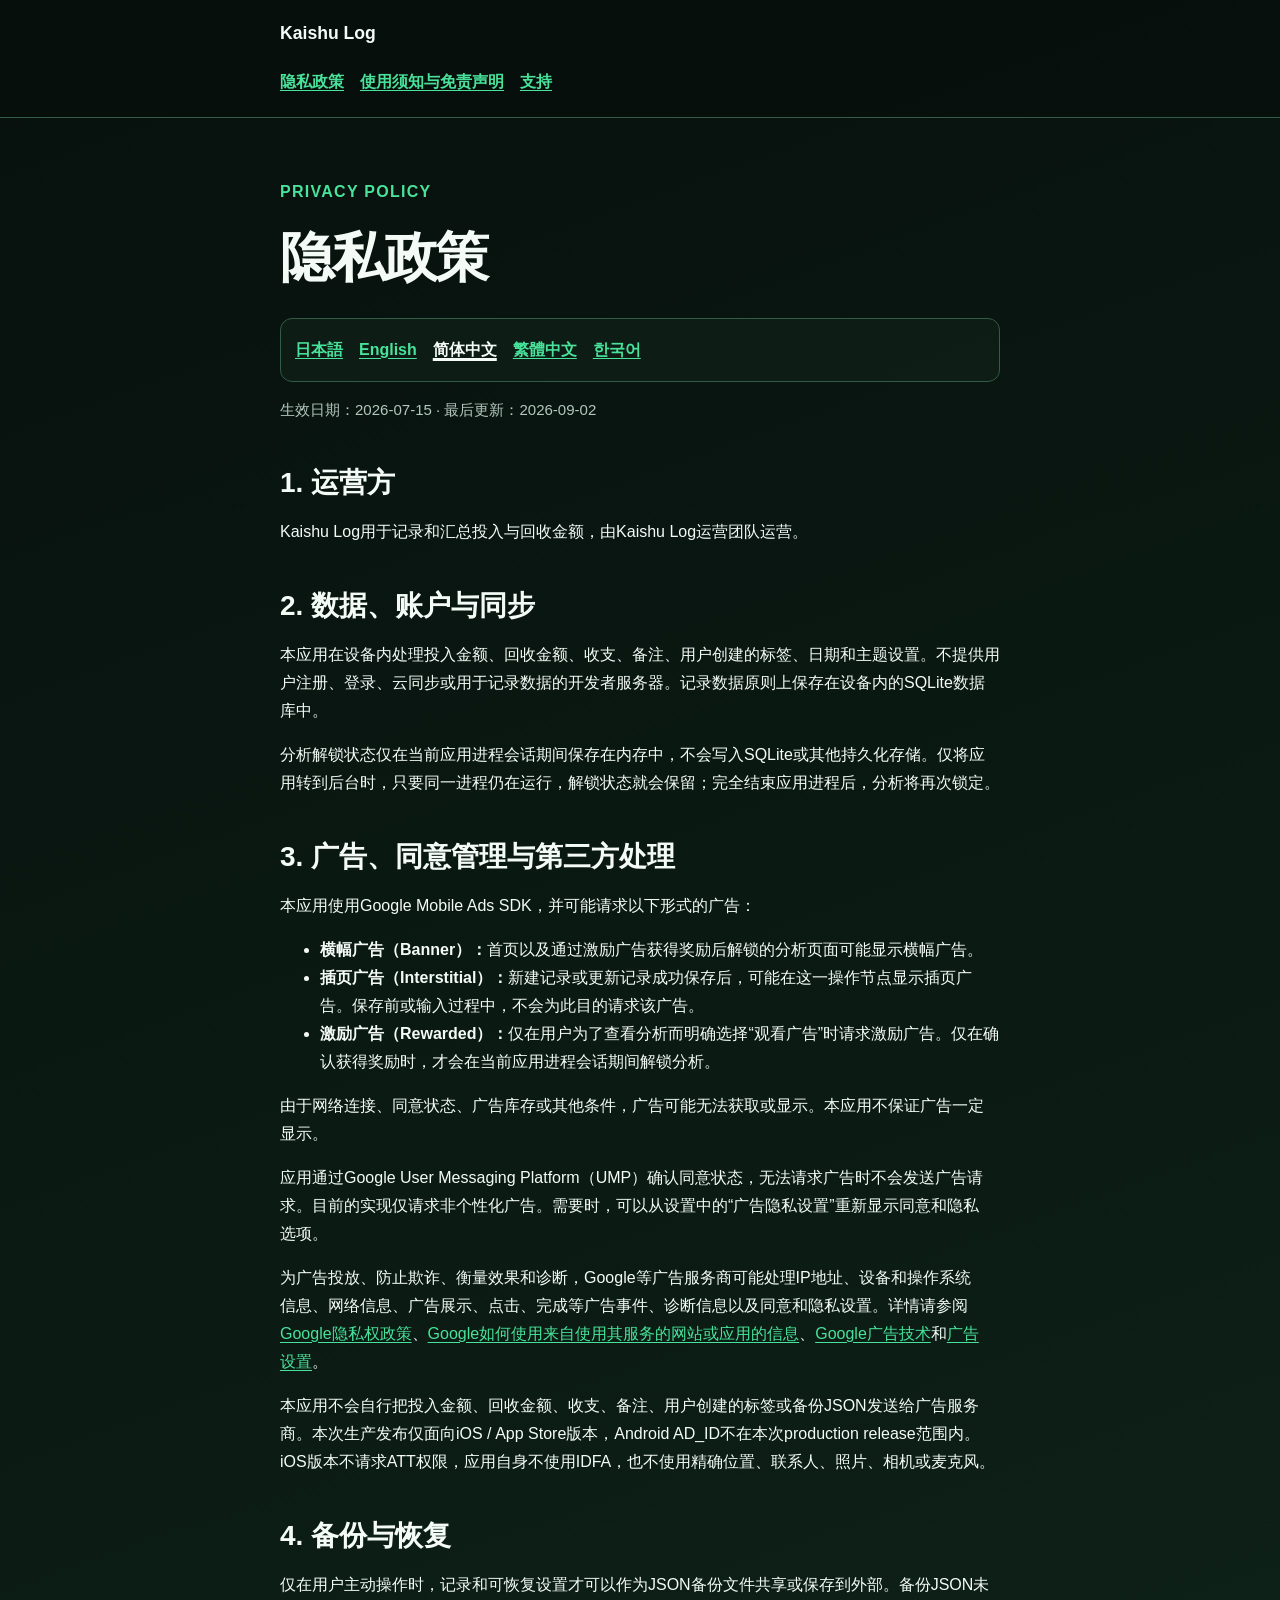
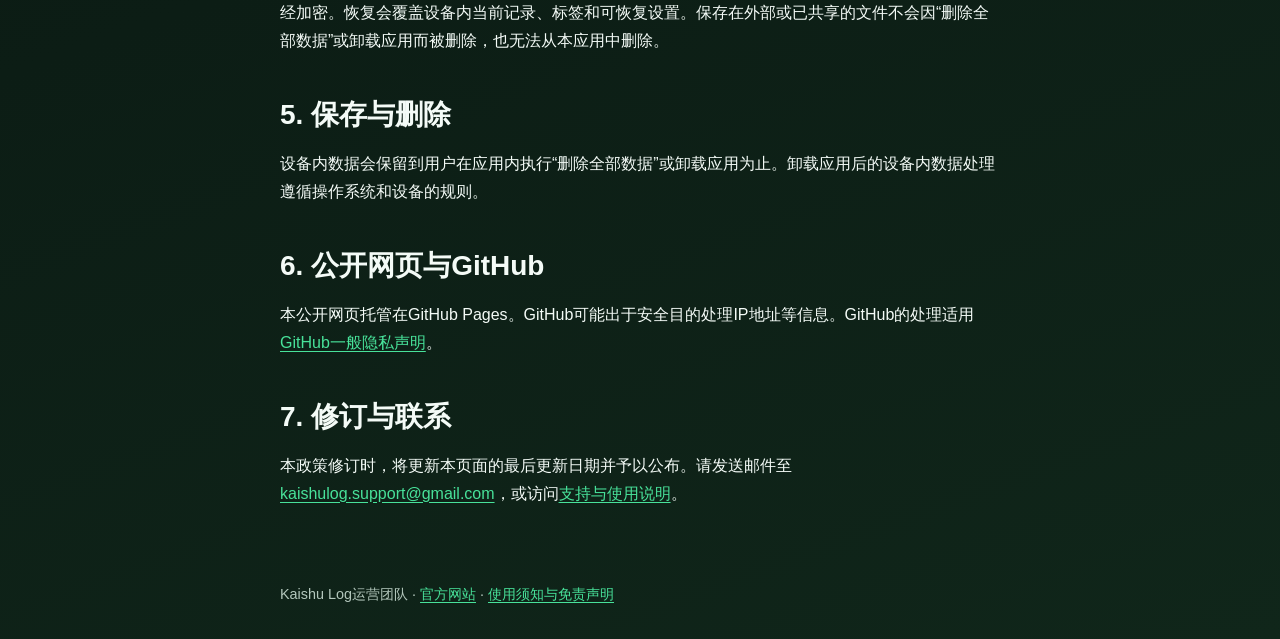
<file: privacy/zh-hans/index.html>
<!doctype html>
<html lang="zh-Hans">
  <head>
    <meta charset="utf-8" />
    <meta name="viewport" content="width=device-width, initial-scale=1" />
    <meta name="description" content="Kaishu Log隐私政策。" />
    <link rel="canonical" href="https://yu01blc.github.io/kaishu-log-site/privacy/zh-hans/" />
    <link rel="alternate" hreflang="ja" href="https://yu01blc.github.io/kaishu-log-site/privacy/" />
    <link rel="alternate" hreflang="en" href="https://yu01blc.github.io/kaishu-log-site/privacy/en/" />
    <link rel="alternate" hreflang="zh-Hans" href="https://yu01blc.github.io/kaishu-log-site/privacy/zh-hans/" />
    <link rel="alternate" hreflang="zh-Hant" href="https://yu01blc.github.io/kaishu-log-site/privacy/zh-hant/" />
    <link rel="alternate" hreflang="ko" href="https://yu01blc.github.io/kaishu-log-site/privacy/ko/" />
    <link rel="alternate" hreflang="x-default" href="https://yu01blc.github.io/kaishu-log-site/privacy/" />
    <link rel="icon" href="../../assets/favicon.svg" type="image/svg+xml" />
    <link rel="stylesheet" href="../../assets/styles.css" />
    <title>隐私政策 | Kaishu Log</title>
  </head>
  <body>
    <a class="skip-link" href="#main">跳到正文</a>
    <header>
      <div class="header-inner">
        <a class="brand" href="https://yu01blc.github.io/kaishu-log-site/">Kaishu Log</a>
        <nav aria-label="主菜单">
          <ul>
            <li><a href="https://yu01blc.github.io/kaishu-log-site/privacy/zh-hans/">隐私政策</a></li>
            <li><a href="https://yu01blc.github.io/kaishu-log-site/terms/">使用须知与免责声明</a></li>
            <li><a href="https://yu01blc.github.io/kaishu-log-site/support/">支持</a></li>
          </ul>
        </nav>
      </div>
    </header>
    <main id="main">
      <p class="eyebrow">Privacy Policy</p>
      <h1>隐私政策</h1>
      <nav class="language-switcher" aria-label="隐私政策语言">
        <ul>
          <li><a href="https://yu01blc.github.io/kaishu-log-site/privacy/" lang="ja">日本語</a></li>
          <li><a href="https://yu01blc.github.io/kaishu-log-site/privacy/en/" lang="en">English</a></li>
          <li><a href="https://yu01blc.github.io/kaishu-log-site/privacy/zh-hans/" lang="zh-Hans" aria-current="page">简体中文</a></li>
          <li><a href="https://yu01blc.github.io/kaishu-log-site/privacy/zh-hant/" lang="zh-Hant">繁體中文</a></li>
          <li><a href="https://yu01blc.github.io/kaishu-log-site/privacy/ko/" lang="ko">한국어</a></li>
        </ul>
      </nav>
      <p class="meta">生效日期：2026-07-15 · 最后更新：2026-09-02</p>

      <section>
        <h2>1. 运营方</h2>
        <p>Kaishu Log用于记录和汇总投入与回收金额，由Kaishu Log运营团队运营。</p>
      </section>
      <section>
        <h2>2. 数据、账户与同步</h2>
        <p>本应用在设备内处理投入金额、回收金额、收支、备注、用户创建的标签、日期和主题设置。不提供用户注册、登录、云同步或用于记录数据的开发者服务器。记录数据原则上保存在设备内的SQLite数据库中。</p>
        <p>分析解锁状态仅在当前应用进程会话期间保存在内存中，不会写入SQLite或其他持久化存储。仅将应用转到后台时，只要同一进程仍在运行，解锁状态就会保留；完全结束应用进程后，分析将再次锁定。</p>
      </section>
      <section>
        <h2>3. 广告、同意管理与第三方处理</h2>
        <p>本应用使用Google Mobile Ads SDK，并可能请求以下形式的广告：</p>
        <ul>
          <li><strong>横幅广告（Banner）：</strong>首页以及通过激励广告获得奖励后解锁的分析页面可能显示横幅广告。</li>
          <li><strong>插页广告（Interstitial）：</strong>新建记录或更新记录成功保存后，可能在这一操作节点显示插页广告。保存前或输入过程中，不会为此目的请求该广告。</li>
          <li><strong>激励广告（Rewarded）：</strong>仅在用户为了查看分析而明确选择“观看广告”时请求激励广告。仅在确认获得奖励时，才会在当前应用进程会话期间解锁分析。</li>
        </ul>
        <p>由于网络连接、同意状态、广告库存或其他条件，广告可能无法获取或显示。本应用不保证广告一定显示。</p>
        <p>应用通过Google User Messaging Platform（UMP）确认同意状态，无法请求广告时不会发送广告请求。目前的实现仅请求非个性化广告。需要时，可以从设置中的“广告隐私设置”重新显示同意和隐私选项。</p>
        <p>为广告投放、防止欺诈、衡量效果和诊断，Google等广告服务商可能处理IP地址、设备和操作系统信息、网络信息、广告展示、点击、完成等广告事件、诊断信息以及同意和隐私设置。详情请参阅<a href="https://policies.google.com/privacy">Google隐私权政策</a>、<a href="https://policies.google.com/technologies/partner-sites">Google如何使用来自使用其服务的网站或应用的信息</a>、<a href="https://policies.google.com/technologies/ads">Google广告技术</a>和<a href="https://adssettings.google.com/">广告设置</a>。</p>
        <p>本应用不会自行把投入金额、回收金额、收支、备注、用户创建的标签或备份JSON发送给广告服务商。本次生产发布仅面向iOS / App Store版本，Android AD_ID不在本次production release范围内。iOS版本不请求ATT权限，应用自身不使用IDFA，也不使用精确位置、联系人、照片、相机或麦克风。</p>
      </section>
      <section>
        <h2>4. 备份与恢复</h2>
        <p>仅在用户主动操作时，记录和可恢复设置才可以作为JSON备份文件共享或保存到外部。备份JSON未经加密。恢复会覆盖设备内当前记录、标签和可恢复设置。保存在外部或已共享的文件不会因“删除全部数据”或卸载应用而被删除，也无法从本应用中删除。</p>
      </section>
      <section>
        <h2>5. 保存与删除</h2>
        <p>设备内数据会保留到用户在应用内执行“删除全部数据”或卸载应用为止。卸载应用后的设备内数据处理遵循操作系统和设备的规则。</p>
      </section>
      <section>
        <h2>6. 公开网页与GitHub</h2>
        <p>本公开网页托管在GitHub Pages。GitHub可能出于安全目的处理IP地址等信息。GitHub的处理适用<a href="https://docs.github.com/site-policy/privacy-policies/github-general-privacy-statement">GitHub一般隐私声明</a>。</p>
      </section>
      <section>
        <h2>7. 修订与联系</h2>
        <p>本政策修订时，将更新本页面的最后更新日期并予以公布。请发送邮件至<a href="mailto:kaishulog.support@gmail.com">kaishulog.support@gmail.com</a>，或访问<a href="https://yu01blc.github.io/kaishu-log-site/support/">支持与使用说明</a>。</p>
      </section>
    </main>
    <footer>
      <p>Kaishu Log运营团队 · <a href="https://yu01blc.github.io/kaishu-log-site/">官方网站</a> · <a href="https://yu01blc.github.io/kaishu-log-site/terms/">使用须知与免责声明</a></p>
    </footer>
  </body>
</html>
</file>
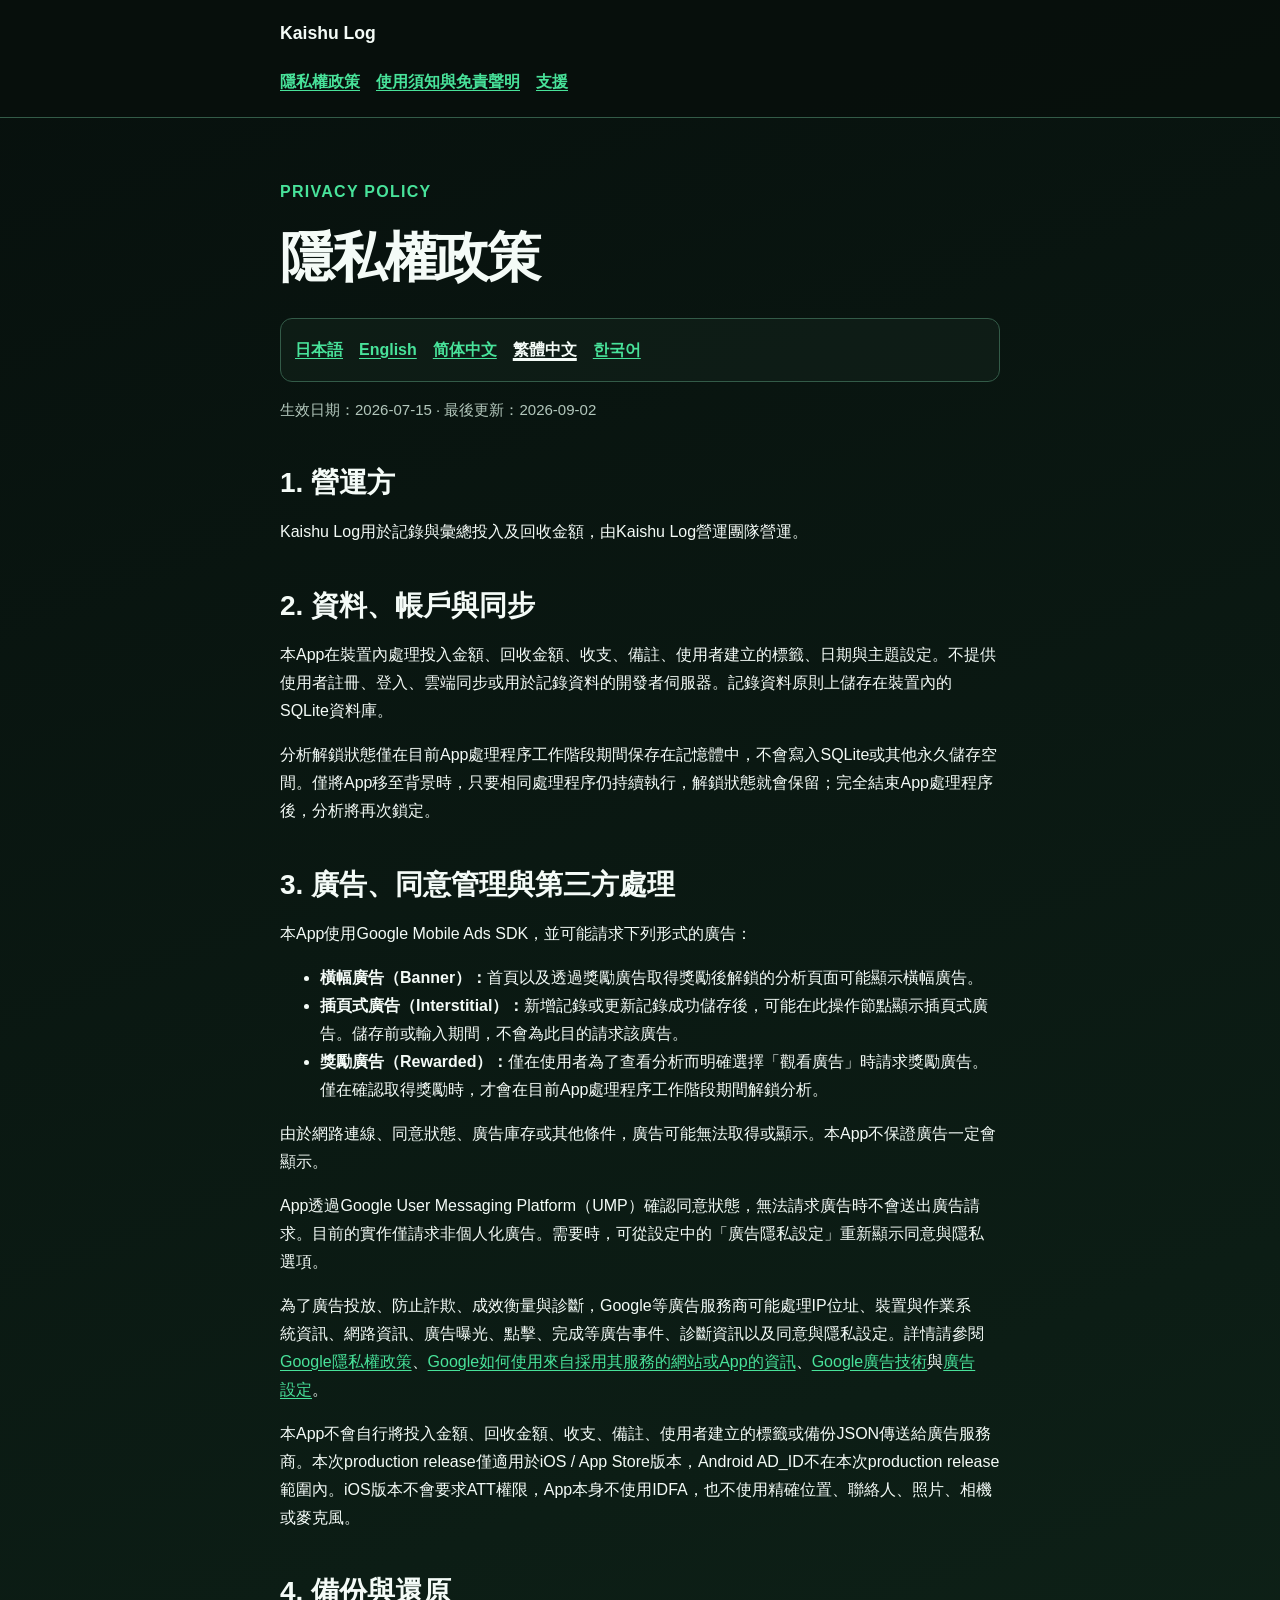
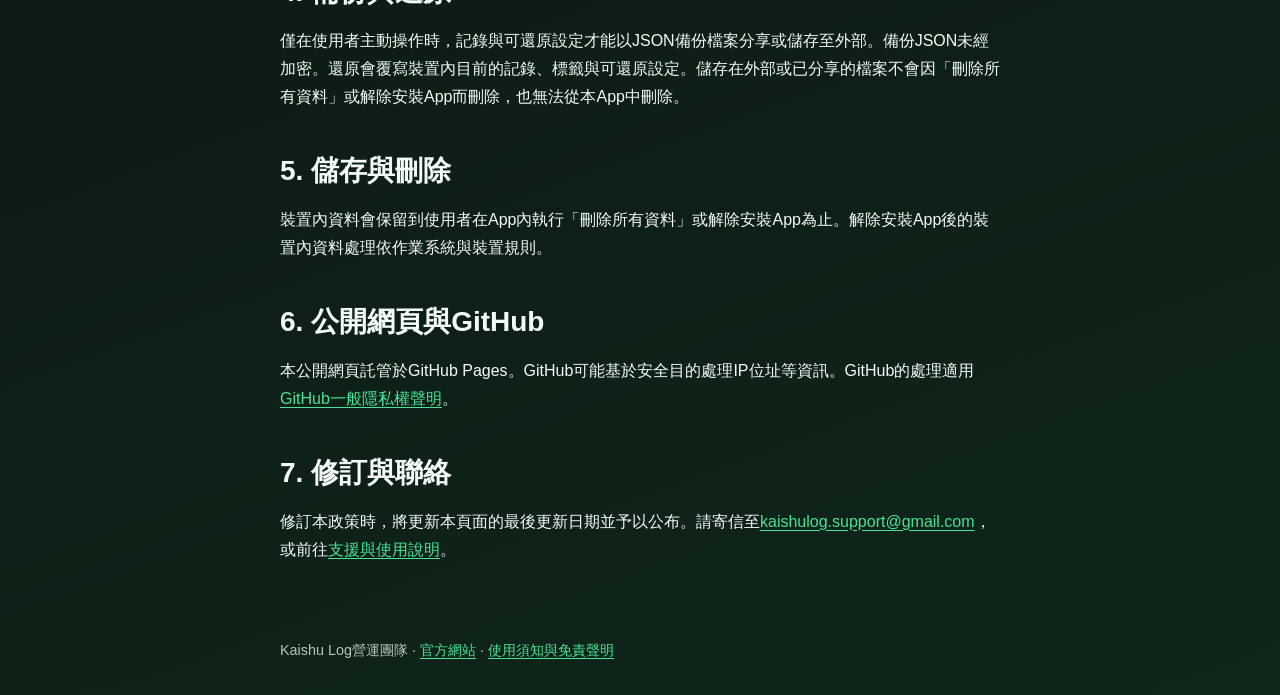
<file: privacy/zh-hant/index.html>
<!doctype html>
<html lang="zh-Hant">
  <head>
    <meta charset="utf-8" />
    <meta name="viewport" content="width=device-width, initial-scale=1" />
    <meta name="description" content="Kaishu Log隱私權政策。" />
    <link rel="canonical" href="https://yu01blc.github.io/kaishu-log-site/privacy/zh-hant/" />
    <link rel="alternate" hreflang="ja" href="https://yu01blc.github.io/kaishu-log-site/privacy/" />
    <link rel="alternate" hreflang="en" href="https://yu01blc.github.io/kaishu-log-site/privacy/en/" />
    <link rel="alternate" hreflang="zh-Hans" href="https://yu01blc.github.io/kaishu-log-site/privacy/zh-hans/" />
    <link rel="alternate" hreflang="zh-Hant" href="https://yu01blc.github.io/kaishu-log-site/privacy/zh-hant/" />
    <link rel="alternate" hreflang="ko" href="https://yu01blc.github.io/kaishu-log-site/privacy/ko/" />
    <link rel="alternate" hreflang="x-default" href="https://yu01blc.github.io/kaishu-log-site/privacy/" />
    <link rel="icon" href="../../assets/favicon.svg" type="image/svg+xml" />
    <link rel="stylesheet" href="../../assets/styles.css" />
    <title>隱私權政策 | Kaishu Log</title>
  </head>
  <body>
    <a class="skip-link" href="#main">跳至正文</a>
    <header>
      <div class="header-inner">
        <a class="brand" href="https://yu01blc.github.io/kaishu-log-site/">Kaishu Log</a>
        <nav aria-label="主要選單">
          <ul>
            <li><a href="https://yu01blc.github.io/kaishu-log-site/privacy/zh-hant/">隱私權政策</a></li>
            <li><a href="https://yu01blc.github.io/kaishu-log-site/terms/">使用須知與免責聲明</a></li>
            <li><a href="https://yu01blc.github.io/kaishu-log-site/support/">支援</a></li>
          </ul>
        </nav>
      </div>
    </header>
    <main id="main">
      <p class="eyebrow">Privacy Policy</p>
      <h1>隱私權政策</h1>
      <nav class="language-switcher" aria-label="隱私權政策語言">
        <ul>
          <li><a href="https://yu01blc.github.io/kaishu-log-site/privacy/" lang="ja">日本語</a></li>
          <li><a href="https://yu01blc.github.io/kaishu-log-site/privacy/en/" lang="en">English</a></li>
          <li><a href="https://yu01blc.github.io/kaishu-log-site/privacy/zh-hans/" lang="zh-Hans">简体中文</a></li>
          <li><a href="https://yu01blc.github.io/kaishu-log-site/privacy/zh-hant/" lang="zh-Hant" aria-current="page">繁體中文</a></li>
          <li><a href="https://yu01blc.github.io/kaishu-log-site/privacy/ko/" lang="ko">한국어</a></li>
        </ul>
      </nav>
      <p class="meta">生效日期：2026-07-15 · 最後更新：2026-09-02</p>

      <section>
        <h2>1. 營運方</h2>
        <p>Kaishu Log用於記錄與彙總投入及回收金額，由Kaishu Log營運團隊營運。</p>
      </section>
      <section>
        <h2>2. 資料、帳戶與同步</h2>
        <p>本App在裝置內處理投入金額、回收金額、收支、備註、使用者建立的標籤、日期與主題設定。不提供使用者註冊、登入、雲端同步或用於記錄資料的開發者伺服器。記錄資料原則上儲存在裝置內的SQLite資料庫。</p>
        <p>分析解鎖狀態僅在目前App處理程序工作階段期間保存在記憶體中，不會寫入SQLite或其他永久儲存空間。僅將App移至背景時，只要相同處理程序仍持續執行，解鎖狀態就會保留；完全結束App處理程序後，分析將再次鎖定。</p>
      </section>
      <section>
        <h2>3. 廣告、同意管理與第三方處理</h2>
        <p>本App使用Google Mobile Ads SDK，並可能請求下列形式的廣告：</p>
        <ul>
          <li><strong>橫幅廣告（Banner）：</strong>首頁以及透過獎勵廣告取得獎勵後解鎖的分析頁面可能顯示橫幅廣告。</li>
          <li><strong>插頁式廣告（Interstitial）：</strong>新增記錄或更新記錄成功儲存後，可能在此操作節點顯示插頁式廣告。儲存前或輸入期間，不會為此目的請求該廣告。</li>
          <li><strong>獎勵廣告（Rewarded）：</strong>僅在使用者為了查看分析而明確選擇「觀看廣告」時請求獎勵廣告。僅在確認取得獎勵時，才會在目前App處理程序工作階段期間解鎖分析。</li>
        </ul>
        <p>由於網路連線、同意狀態、廣告庫存或其他條件，廣告可能無法取得或顯示。本App不保證廣告一定會顯示。</p>
        <p>App透過Google User Messaging Platform（UMP）確認同意狀態，無法請求廣告時不會送出廣告請求。目前的實作僅請求非個人化廣告。需要時，可從設定中的「廣告隱私設定」重新顯示同意與隱私選項。</p>
        <p>為了廣告投放、防止詐欺、成效衡量與診斷，Google等廣告服務商可能處理IP位址、裝置與作業系統資訊、網路資訊、廣告曝光、點擊、完成等廣告事件、診斷資訊以及同意與隱私設定。詳情請參閱<a href="https://policies.google.com/privacy">Google隱私權政策</a>、<a href="https://policies.google.com/technologies/partner-sites">Google如何使用來自採用其服務的網站或App的資訊</a>、<a href="https://policies.google.com/technologies/ads">Google廣告技術</a>與<a href="https://adssettings.google.com/">廣告設定</a>。</p>
        <p>本App不會自行將投入金額、回收金額、收支、備註、使用者建立的標籤或備份JSON傳送給廣告服務商。本次production release僅適用於iOS / App Store版本，Android AD_ID不在本次production release範圍內。iOS版本不會要求ATT權限，App本身不使用IDFA，也不使用精確位置、聯絡人、照片、相機或麥克風。</p>
      </section>
      <section>
        <h2>4. 備份與還原</h2>
        <p>僅在使用者主動操作時，記錄與可還原設定才能以JSON備份檔案分享或儲存至外部。備份JSON未經加密。還原會覆寫裝置內目前的記錄、標籤與可還原設定。儲存在外部或已分享的檔案不會因「刪除所有資料」或解除安裝App而刪除，也無法從本App中刪除。</p>
      </section>
      <section>
        <h2>5. 儲存與刪除</h2>
        <p>裝置內資料會保留到使用者在App內執行「刪除所有資料」或解除安裝App為止。解除安裝App後的裝置內資料處理依作業系統與裝置規則。</p>
      </section>
      <section>
        <h2>6. 公開網頁與GitHub</h2>
        <p>本公開網頁託管於GitHub Pages。GitHub可能基於安全目的處理IP位址等資訊。GitHub的處理適用<a href="https://docs.github.com/site-policy/privacy-policies/github-general-privacy-statement">GitHub一般隱私權聲明</a>。</p>
      </section>
      <section>
        <h2>7. 修訂與聯絡</h2>
        <p>修訂本政策時，將更新本頁面的最後更新日期並予以公布。請寄信至<a href="mailto:kaishulog.support@gmail.com">kaishulog.support@gmail.com</a>，或前往<a href="https://yu01blc.github.io/kaishu-log-site/support/">支援與使用說明</a>。</p>
      </section>
    </main>
    <footer>
      <p>Kaishu Log營運團隊 · <a href="https://yu01blc.github.io/kaishu-log-site/">官方網站</a> · <a href="https://yu01blc.github.io/kaishu-log-site/terms/">使用須知與免責聲明</a></p>
    </footer>
  </body>
</html>
</file>
<file: assets/styles.css>
:root {
  color-scheme: light dark;
  --bg: #07100d;
  --surface: #102019;
  --surface-raised: #173126;
  --text: #f4fbf7;
  --muted: #b3c7bc;
  --accent: #48e29a;
  --accent-strong: #0fbd67;
  --border: #335b48;
  --focus: #ffe36e;
  --danger: #ffd2d8;
  --max-width: 720px;
}

* {
  box-sizing: border-box;
}
html {
  background: var(--bg);
}
body {
  margin: 0;
  background: linear-gradient(160deg, #07100d 0%, #0c1d15 62%, #10261a 100%);
  color: var(--text);
  font-family:
    -apple-system, BlinkMacSystemFont, "Hiragino Sans", "Yu Gothic",
    "Noto Sans JP", sans-serif;
  font-size: 16px;
  line-height: 1.75;
  text-wrap: pretty;
}
a {
  color: var(--accent);
  text-underline-offset: 0.2em;
}
a:hover {
  color: #a4ffd0;
}
a:focus-visible,
button:focus-visible {
  outline: 3px solid var(--focus);
  outline-offset: 4px;
  border-radius: 4px;
}
header {
  border-bottom: 1px solid var(--border);
  background: rgb(7 16 13 / 92%);
}
.header-inner,
main,
footer {
  width: min(100% - 32px, var(--max-width));
  margin-inline: auto;
}
.header-inner {
  padding: 18px 0 14px;
}
.brand {
  color: var(--text);
  font-weight: 800;
  font-size: 1.1rem;
  text-decoration: none;
}
.brand span {
  color: var(--accent);
  font-size: 0.86rem;
  font-weight: 700;
  margin-left: 0.4rem;
}
nav ul {
  display: flex;
  flex-wrap: wrap;
  gap: 4px 16px;
  margin: 12px 0 0;
  padding: 0;
  list-style: none;
}
nav a {
  display: inline-block;
  padding: 7px 0;
  font-weight: 700;
}
main {
  padding: 44px 0 58px;
}
h1,
h2,
h3 {
  line-height: 1.32;
  text-wrap: balance;
}
h1 {
  margin: 0;
  font-size: clamp(2rem, 7vw, 3.4rem);
  letter-spacing: -0.04em;
}
h2 {
  margin: 42px 0 12px;
  font-size: clamp(1.35rem, 4vw, 1.75rem);
}
h3 {
  margin: 24px 0 6px;
  font-size: 1.05rem;
}
p,
li {
  overflow-wrap: anywhere;
}
.eyebrow {
  color: var(--accent);
  font-weight: 800;
  letter-spacing: 0.08em;
  text-transform: uppercase;
}
.lead {
  max-width: 42rem;
  color: var(--muted);
  font-size: 1.12rem;
}
.notice,
.card {
  border: 1px solid var(--border);
  border-radius: 18px;
  background: rgb(16 32 25 / 92%);
  padding: 20px;
}
.notice {
  margin-top: 24px;
  border-color: #456c58;
}
.card-grid {
  display: grid;
  gap: 14px;
  margin-top: 20px;
}
.card h2,
.card h3 {
  margin-top: 0;
}
.card p:last-child,
.notice p:last-child {
  margin-bottom: 0;
}
.button-link {
  display: inline-flex;
  align-items: center;
  min-height: 48px;
  margin-top: 8px;
  padding: 10px 16px;
  border: 1px solid var(--accent);
  border-radius: 12px;
  background: var(--accent-muted, #164a35);
  color: var(--text);
  font-weight: 800;
  text-decoration: none;
}
.button-link:hover {
  background: #245d43;
  color: var(--text);
}
.meta {
  color: var(--muted);
  font-size: 0.94rem;
}
.language-switcher {
  margin: 24px 0 14px;
  padding: 10px 14px;
  border: 1px solid var(--border);
  border-radius: 12px;
  background: rgb(16 32 25 / 70%);
}
.language-switcher ul {
  margin: 0;
}
.language-switcher a[aria-current="page"] {
  color: var(--text);
  text-decoration-thickness: 3px;
}
.contact-template {
  overflow-x: auto;
  padding: 16px;
  border: 1px solid var(--border);
  border-radius: 12px;
  background: rgb(7 16 13 / 55%);
  color: var(--text);
  font: inherit;
  line-height: 1.75;
  white-space: pre-wrap;
}
.skip-link {
  position: absolute;
  left: 12px;
  top: -80px;
  z-index: 10;
  padding: 10px 14px;
  border-radius: 8px;
  background: var(--focus);
  color: #101010;
  font-weight: 800;
}
.skip-link:focus {
  top: 12px;
}
footer {
  padding-bottom: 32px;
  color: var(--muted);
  font-size: 0.9rem;
}
footer p {
  margin: 0;
}
@media (min-width: 620px) {
  .card-grid {
    grid-template-columns: repeat(2, minmax(0, 1fr));
  }
}
@media (prefers-reduced-motion: reduce) {
  *,
  *::before,
  *::after {
    scroll-behavior: auto !important;
    transition-duration: 0.01ms !important;
    animation-duration: 0.01ms !important;
  }
}
@media (forced-colors: active) {
  .notice,
  .card,
  .button-link {
    border: 1px solid CanvasText;
  }
}
</file>
